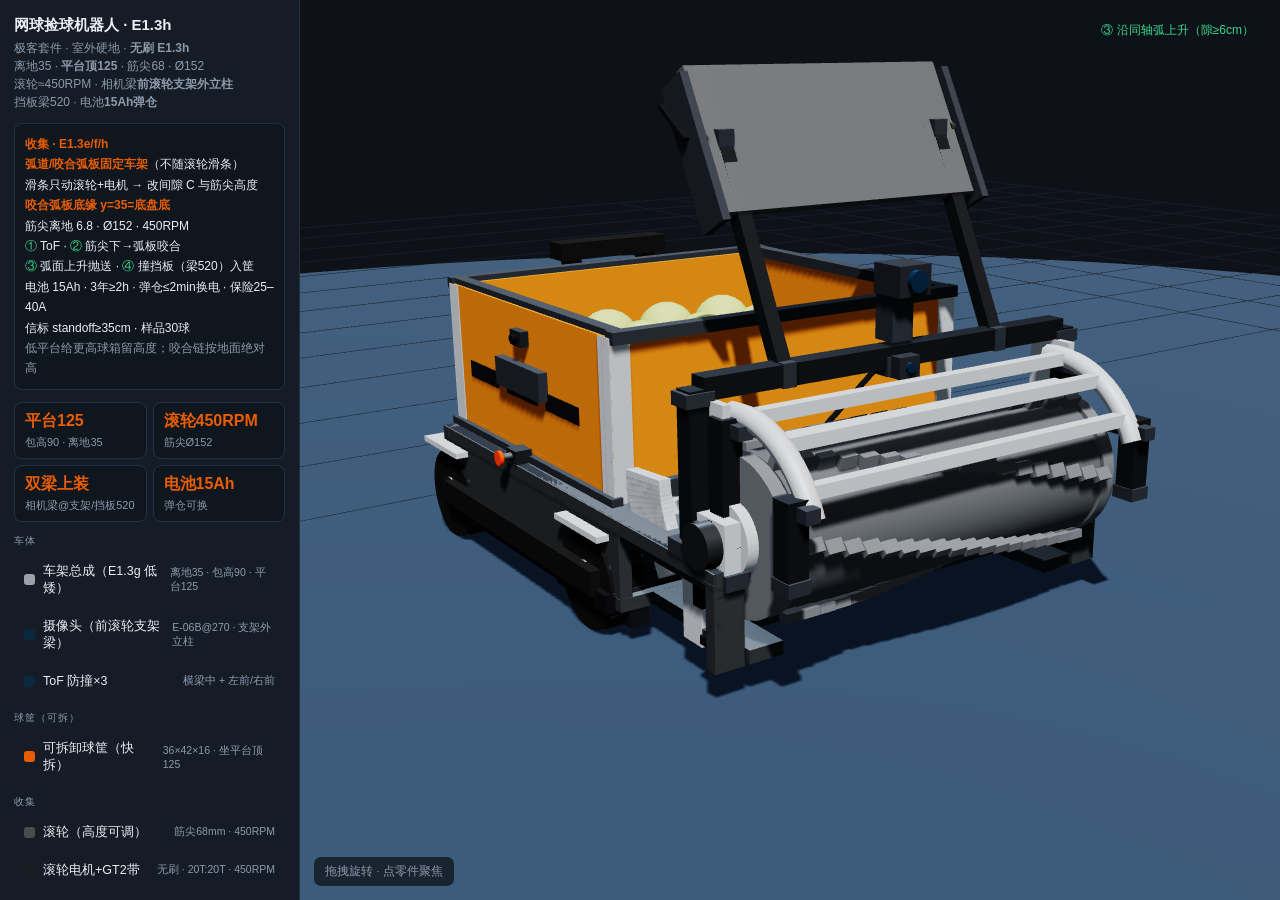
<file: index.html>
<!DOCTYPE html>
<html lang="zh-CN">
<head>
<meta charset="UTF-8" />
<meta name="viewport" content="width=device-width, initial-scale=1" />
<title>网球捡球机器人 · 工程化 E1.3g</title>
<style>
  :root{
    --bg:#0e1218; --panel:#161c26; --ink:#e8eef4; --muted:#8b9aab;
    --accent:#e85d04; --line:#273040; --ok:#3dd68c;
  }
  *{box-sizing:border-box;margin:0;padding:0}
  html,body{height:100%}
  body{
    font-family:-apple-system,"PingFang SC","Microsoft YaHei",sans-serif;
    background:var(--bg); color:var(--ink);
    display:grid; grid-template-columns:300px 1fr; overflow:hidden;
  }
  aside{
    background:var(--panel); border-right:1px solid var(--line);
    padding:16px 14px; overflow-y:auto;
  }
  h1{font-size:15px;font-weight:600;margin-bottom:4px}
  .sub{font-size:12px;color:var(--muted);margin-bottom:12px;line-height:1.5}
  .note{
    background:#10161e;border:1px solid var(--line);border-radius:8px;
    padding:10px;margin-bottom:12px;font-size:12px;line-height:1.7;
  }
  .note b{color:var(--accent)}
  .note .ok{color:var(--ok)}
  .stat{display:grid;grid-template-columns:1fr 1fr;gap:6px;margin-bottom:12px}
  .stat div{background:#10161e;border:1px solid var(--line);border-radius:8px;padding:8px 10px}
  .stat b{display:block;font-size:16px;color:var(--accent)}
  .stat span{font-size:11px;color:var(--muted)}
  .gt{font-size:10px;letter-spacing:.1em;text-transform:uppercase;color:var(--muted);margin:12px 0 6px}
  .pb{
    display:flex;align-items:center;gap:8px;width:100%;
    padding:8px 9px;margin-bottom:3px;
    border:1px solid transparent;border-radius:8px;
    background:transparent;color:var(--ink);font-size:12.5px;cursor:pointer;text-align:left;
  }
  .pb:hover{background:#1c2532}.pb.on{background:#1c2532;border-color:var(--accent)}
  .sw{width:11px;height:11px;border-radius:3px;flex-shrink:0}
  .dm{font-size:10.5px;color:var(--muted);margin-left:auto}
  .acts{display:flex;flex-wrap:wrap;gap:6px;margin-top:12px}
  .act{
    padding:7px 10px;border-radius:6px;border:1px solid var(--line);
    background:#10161e;color:var(--ink);font-size:12px;cursor:pointer;
  }
  .act:hover{border-color:var(--accent);color:var(--accent)}
  .act.on{background:var(--accent);border-color:var(--accent);color:#fff}
  main{position:relative;min-width:0;min-height:0}
  #w{width:100%;height:100%}
  canvas{display:block;width:100%!important;height:100%!important}
  .hud{
    position:absolute;left:14px;bottom:14px;font-size:11.5px;color:var(--muted);
    background:rgba(14,18,24,.75);padding:7px 11px;border-radius:7px;pointer-events:none;
  }
  .phase{
    position:absolute;right:14px;top:14px;font-size:12px;color:var(--ok);
    background:rgba(14,18,24,.75);padding:8px 12px;border-radius:7px;
    min-width:160px;pointer-events:none;
  }
  @media(max-width:760px){
    body{grid-template-columns:1fr;grid-template-rows:1fr 190px}
    aside{order:2;border-right:none;border-top:1px solid var(--line)}
  }
</style>
</head>
<body>
<aside>
  <h1>网球捡球机器人 · E1.3h</h1>
  <p class="sub">极客套件 · 室外硬地 · <b>无刷 E1.3h</b><br/>离地35 · <b>平台顶125</b> · 筋尖68 · Ø152<br/>滚轮≈450RPM · 相机梁<b>前滚轮支架外立柱</b><br/>挡板梁520 · 电池<b>15Ah弹仓</b></p>

  <div class="note">
    <b>收集 · E1.3e/f/h</b><br/>
    <b>弧道/咬合弧板固定车架</b>（不随滚轮滑条）<br/>
    滑条只动滚轮+电机 → 改间隙 C 与筋尖高度<br/>
    <b>咬合弧板底缘 y=35=底盘底</b><br/>
    筋尖离地 6.8 · Ø152 · 450RPM<br/>
    <span class="ok">①</span> ToF · <span class="ok">②</span> 筋尖下→弧板咬合<br/>
    <span class="ok">③</span> 弧面上升抛送 · <span class="ok">④</span> 撞挡板（梁520）入筐<br/>
    电池 15Ah · 3年≥2h · 弹仓≤2min换电 · 保险25–40A<br/>
    信标 standoff≥35cm · 样品30球<br/>
    <span style="color:var(--muted)">低平台给更高球箱留高度；咬合链按地面绝对高</span>
  </div>

  <div class="stat">
    <div><b>平台125</b><span>包高90 · 离地35</span></div>
    <div><b>滚轮450RPM</b><span>筋尖Ø152</span></div>
    <div><b>双梁上装</b><span>相机梁@支架/挡板520</span></div>
    <div><b>电池15Ah</b><span>弹仓可换</span></div>
  </div>

  <div class="gt">车体</div><div id="g-body"></div>
  <div class="gt">球筐（可拆）</div><div id="g-basket"></div>
  <div class="gt">收集</div><div id="g-collect"></div>
  <div class="gt">行走 / 电控</div><div id="g-drive"></div>

  <div class="acts">
    <button class="act on" id="b-anim">暂停动画</button>
    <button class="act" id="b-basket">取下球筐</button>
    <button class="act" id="b-wi">线框</button>
    <button class="act on" id="b-gr">地面</button>
    <button class="act" id="b-reset">复位视角</button>
  </div>
  <div class="gt" style="margin-top:10px">滚轮位置微调</div>
  <div style="font-size:11px;color:var(--muted);margin-bottom:4px">前后 X</div>
  <div style="display:flex;align-items:center;gap:8px;margin-bottom:8px">
    <input id="roll-slider" type="range" min="0.21" max="0.27" step="0.005"
      value="0.24" style="flex:1">
    <span id="roll-val" style="font-size:11px;color:var(--muted);min-width:42px">0.24</span>
  </div>
  <div style="font-size:11px;color:var(--muted);margin-bottom:4px">筋尖离地 Z（默认68mm）</div>
  <div style="display:flex;align-items:center;gap:8px;margin-bottom:8px">
    <input id="rollz-slider" type="range" min="0.062" max="0.092" step="0.001"
      value="0.068" style="flex:1">
    <span id="rollz-val" style="font-size:11px;color:var(--muted);min-width:42px">68mm</span>
  </div>
  <div style="font-size:11px;color:var(--muted);margin-bottom:4px">滚轮转速（名义450）</div>
  <div style="display:flex;align-items:center;gap:8px;margin-bottom:8px">
    <input id="rpm-slider" type="range" min="400" max="520" step="10"
      value="450" style="flex:1">
    <span id="rpm-val" style="font-size:11px;color:var(--muted);min-width:42px">450RPM</span>
  </div>
  <div style="font-size:11px;color:var(--muted);margin-bottom:4px">挡板角度（绕固定螺丝）</div>
  <div style="display:flex;align-items:center;gap:8px">
    <input id="def-slider" type="range" min="-18" max="18" step="1"
      value="0" style="flex:1">
    <span id="def-val" style="font-size:11px;color:var(--muted);min-width:42px">0°</span>
  </div>
  <p style="font-size:11px;color:var(--muted);margin-top:8px;line-height:1.5">
    收集：筋尖进料让位 + 弧板处咬合 + 高速抛入筐。<b>弧道/弧板固定车架，滑条只动滚轮</b>。
  </p>
</aside>

<main>
  <div id="w"></div>
  <div class="hud">拖拽旋转 · 点零件聚焦</div>
  <div class="phase" id="phase">滚轮转动中…</div>
</main>

<!-- 经典脚本：资源管理器 file:// 双击可打开（ES module/importmap 在 file 下会被拦） -->
<script src="./vendor/three.min.js"></script>
<script src="./vendor/OrbitControls.js"></script>
<script>
/* 坐标：X前 / Y上 / Z左右
   圆柱默认轴Y；rx=π/2 → 轴沿Z（左右）
   THREE / THREE.OrbitControls 由上方 UMD 脚本注入全局 */

const wrap = document.getElementById('w');
const renderer = new THREE.WebGLRenderer({ antialias: true });
renderer.setPixelRatio(Math.min(window.devicePixelRatio || 1, 2));
renderer.setSize(wrap.clientWidth, wrap.clientHeight);
renderer.shadowMap.enabled = true;
renderer.shadowMap.type = THREE.PCFSoftShadowMap;
renderer.toneMapping = THREE.ACESFilmicToneMapping;
wrap.appendChild(renderer.domElement);

const scene = new THREE.Scene();
scene.background = new THREE.Color(0x0e1218);
scene.fog = new THREE.Fog(0x0e1218, 3.5, 12);

const camera = new THREE.PerspectiveCamera(36, wrap.clientWidth/wrap.clientHeight, 0.01, 60);
const homePos = new THREE.Vector3(1.20, 0.60, 0.85);
camera.position.copy(homePos);

const ctrl = new THREE.OrbitControls(camera, renderer.domElement);
ctrl.enableDamping = true;
ctrl.target.set(0, 0.16, 0);
ctrl.maxPolarAngle = Math.PI * 0.48;
ctrl.minDistance = 0.4;
ctrl.maxDistance = 4;

scene.add(new THREE.AmbientLight(0xa8b8c8, 0.45));
const key = new THREE.DirectionalLight(0xffffff, 1.75);
key.position.set(2.2, 3.2, 1.4);
key.castShadow = true;
key.shadow.mapSize.set(2048, 2048);
const sc = key.shadow.camera;
sc.left = -1.4; sc.right = 1.4; sc.top = 1.4; sc.bottom = -1.4;
scene.add(key);
scene.add(new THREE.DirectionalLight(0x88aacc, 0.4).translateX(-2).translateY(1.3).translateZ(-1));
const rim = new THREE.DirectionalLight(0xffaa66, 0.3);
rim.position.set(0, 0.5, -2);
scene.add(rim);

const grid = new THREE.GridHelper(6, 28, 0x273040, 0x161c26);
scene.add(grid);
const ground = new THREE.Mesh(
  new THREE.CircleGeometry(2.2, 64),
  new THREE.MeshStandardMaterial({ color: 0x152232, roughness: 0.9 })
);
ground.rotation.x = -Math.PI / 2;
ground.receiveShadow = true;
scene.add(ground);

const lineMat = new THREE.MeshStandardMaterial({ color: 0xcfd6de, roughness: 0.55 });
function courtLine(w, d, x, z) {
  const m = new THREE.Mesh(new THREE.BoxGeometry(w, 0.004, d), lineMat);
  m.position.set(x, 0.002, z);
  scene.add(m);
}
courtLine(2.4, 0.05, 0, 0.9);
courtLine(0.05, 2.4, 0.9, 0);

const MAT = {
  // 工程化材质
  extrusion: new THREE.MeshStandardMaterial({ color: 0x2b2e33, metalness: 0.72, roughness: 0.38 }), // 2020 阳极黑
  plate:     new THREE.MeshStandardMaterial({ color: 0x9aa1a8, metalness: 0.82, roughness: 0.32 }), // 2mm 铝板
  shell:     new THREE.MeshStandardMaterial({ color: 0xd2d4d8, metalness: 0.08, roughness: 0.40 }),
  box:       new THREE.MeshStandardMaterial({ color: 0xe85d04, metalness: 0.05, roughness: 0.38 }),
  dark:      new THREE.MeshStandardMaterial({ color: 0x1a1c20, metalness: 0.2,  roughness: 0.45 }),
  rollCore:  new THREE.MeshStandardMaterial({ color: 0x6a7078, metalness: 0.75, roughness: 0.30 }), // 铝管芯
  roll:      new THREE.MeshStandardMaterial({ color: 0x3a3c40, metalness: 0.05, roughness: 0.88 }), // TPU 套
  fin:       new THREE.MeshStandardMaterial({ color: 0x4a4c50, metalness: 0.05, roughness: 0.82 }), // TPU 螺旋筋
  petg:      new THREE.MeshStandardMaterial({ color: 0xc8ccd2, metalness: 0.12, roughness: 0.48 }),
  rubber:    new THREE.MeshStandardMaterial({ color: 0x0a0a0a, metalness: 0,    roughness: 0.92 }),
  seal:      new THREE.MeshStandardMaterial({ color: 0x1a1a1a, metalness: 0,    roughness: 0.95 }),
  metal:     new THREE.MeshStandardMaterial({ color: 0x8a9098, metalness: 0.88, roughness: 0.28 }),
  bearing:   new THREE.MeshStandardMaterial({ color: 0xb0b6bc, metalness: 0.92, roughness: 0.22 }),
  hole:      new THREE.MeshStandardMaterial({ color: 0x08080a, metalness: 0,    roughness: 0.88 }),
  mesh:      new THREE.MeshStandardMaterial({ color: 0x8c9094, metalness: 0.65, roughness: 0.35 }),
  def:       new THREE.MeshStandardMaterial({ color: 0xc4cad2, metalness: 0.75, roughness: 0.30 }),
  ball:      new THREE.MeshStandardMaterial({ color: 0xb8d84a, metalness: 0,    roughness: 0.62 }),
  ballHot:   new THREE.MeshStandardMaterial({
    color: 0xd4f06a, emissive: 0x557711, emissiveIntensity: 0.35, roughness: 0.55
  }),
  white:     new THREE.MeshStandardMaterial({ color: 0xe6e6e6, metalness: 0,    roughness: 0.4 }),
  glass:     new THREE.MeshStandardMaterial({ color: 0x0c2840, metalness: 0.4,  roughness: 0.08 }),
  led:       new THREE.MeshStandardMaterial({
    color: 0x22d866, emissive: 0x11aa44, emissiveIntensity: 0.75, roughness: 0.25
  }),
  estop:     new THREE.MeshStandardMaterial({
    color: 0xcc2200, emissive: 0x440000, emissiveIntensity: 0.25, roughness: 0.45
  }),
  frame:     new THREE.MeshStandardMaterial({ color: 0x2a2e34, metalness: 0.4, roughness: 0.42 }),
};

// ── 尺寸（E1.3g 低矮底盘）──
// 离地 35 mm 不变；底盘包高 90 mm → 平台顶 y=125 mm（原 170）
// 电池 15Ah 扁平弹仓；滚轮/弧板/挡板梁按地面绝对高度，不随平台降低而改咬合链
const D = {
  // 车体：E1.3g 低矮平台，包高 90mm（35→125）
  bodyX0: -0.30, bodyL: 0.56, bodyW: 0.46, bodyH: 0.090,
  bodyZ: 0.035,
  get bodyTop() { return this.bodyZ + this.bodyH; },  // 0.125 E1.3g
  get bodyCx() { return this.bodyX0 + this.bodyL / 2; },
  get bodyFront() { return this.bodyX0 + this.bodyL; }, // 0.26

  mouthW: 0.40, mouthH: 0.12, mouthZ: 0.055,

  // 滚轮：筋尖 Ø152，筋尖离地默认 68，轴心 y=144（相对地面，与平台高度解耦）
  rollD: 0.14, rollL: 0.36, rollX: 0.24,
  rollBottom: 0.068,
  rollBottomMin: 0.062,
  rollBottomMax: 0.092,
  rollWorkD: 0.152,
  get rollZ() { return this.rollBottom + this.rollWorkD / 2; },
  beamY: 0.27,                 // 摄像头梁（绝对高度，相对地面）
  beamX: 0.21,                 // 相机梁 x：前滚轮支架平面（车架固定）
  camPostZ: 0.215,             // 前滚轮固定支架外侧立柱 |z|（> rollL/2=0.18，避开滚轮包络）
  deflectorBeamY: 0.52,        // 挡板梁
  finN: 8, finH: 0.012,

  // 弧道 / 咬合弧板
  guideGap: 0.065,
  get guideR() { return this.rollD / 2 + this.guideGap; },
  bitePlateY0: 0.035,          // 底缘=底盘底
  bitePlateY1: 0.120,
  bitePlateX: 0.185,
  bitePlateW: 0.40,
  guideA0: 3.70,
  guideA1: 3.20,
  guideChW: 0.40,
  guideWallH: 0.060,

  shroudR: 0.105,
  shroudSpan: Math.PI * 0.42,
  shroudStart: 0.40,

  deflectorX0: 0.150,
  deflectorY0: 0.400,
  deflectorX1: 0.085,
  deflectorY1: 0.520,
  deflectorT: 0.012,

  topSlotX0: 0.05, topSlotX1: 0.19, topSlotW: 0.30,
  botSlotX0: 0.10, botSlotX1: 0.28, botSlotW: 0.34,

  beamX: 0.21,

  // 可拆卸球筐：坐在平台顶（E1.3g=0.125）
  basketX0: -0.30, basketL: 0.36, basketW: 0.42,
  basketH: 0.16,
  get basketZ0() { return this.bodyTop; },
  get basketTop() { return this.basketZ0 + this.basketH; },
  get basketCx() { return this.basketX0 + this.basketL / 2; },
  get basketFront() { return this.basketX0 + this.basketL; },

  get floorZ() { return this.bodyTop; },
  doorH: 0.20,

  wr: 0.050, ww: 0.038, wy: 0.215,
  wxFront: 0.040,
  wxRear: -0.280,
  mh: 0.045,
};

const BR = 0.0335; // 球半径

const robot = new THREE.Group();
scene.add(robot);

const parts = {};
const meta = [];
const G = {
  body: document.getElementById('g-body'),
  basket: document.getElementById('g-basket'),
  collect: document.getElementById('g-collect'),
  drive: document.getElementById('g-drive'),
};

function box(w, h, d, mat, x, y, z, rx, ry, rz) {
  const m = new THREE.Mesh(new THREE.BoxGeometry(w, h, d), mat);
  m.position.set(x||0, y||0, z||0);
  m.rotation.set(rx||0, ry||0, rz||0);
  m.castShadow = m.receiveShadow = true;
  return m;
}
function cyl(r, h, mat, x, y, z, rx, ry, rz, seg) {
  const m = new THREE.Mesh(new THREE.CylinderGeometry(r, r, h, seg||48), mat);
  m.position.set(x||0, y||0, z||0);
  m.rotation.set(rx||0, ry||0, rz||0);
  m.castShadow = m.receiveShadow = true;
  return m;
}
function ballMesh(r, mat, x, y, z) {
  const m = new THREE.Mesh(new THREE.SphereGeometry(r, 20, 12), mat);
  m.position.set(x, y, z);
  m.castShadow = m.receiveShadow = true;
  return m;
}
function reg(key, g, o) {
  parts[key] = g;
  g.userData.key = key;
  g.userData.base = g.position.clone();
  robot.add(g);
  meta.push({ key, ...o });
}

/* ══════════════════════════════════════
   1. 车体：矮平台（工程化）
   骨架：2020 铝型材；底/围板：2mm 铝板
   硬约束：球道必须贯通
     - 顶板在滚轮后侧留【上升通道】开口，不能封死
     - 底板在滚轮下方留【进料】开口，不能有横梁挡球
   ══════════════════════════════════════ */
{
  const g = new THREE.Group();
  const t = 0.013;
  const bz = D.bodyZ + D.bodyH / 2;

  // ── 顶板（铝板 + 型材加强边）──
  // 后段：筐坐的整块（x: 后端 → 筐前壁）
  const topRearL = D.basketFront - D.bodyX0; // 0.36
  g.add(box(topRearL, t, D.bodyW, MAT.plate,
    D.bodyX0 + topRearL / 2, D.bodyTop - t/2, 0));
  // 前段：两侧导轨，中间【上升通道】开口
  const topFrontL = D.bodyFront - D.basketFront; // 0.20
  const topSideW = (D.bodyW - D.topSlotW) / 2;   // 0.08
  for (const s of [1, -1]) {
    g.add(box(topFrontL, t, topSideW, MAT.plate,
      D.basketFront + topFrontL / 2, D.bodyTop - t/2,
      s * (D.topSlotW / 2 + topSideW / 2)));
  }
  // 2020 型材纵梁（顶沿，示意截面）
  for (const s of [1, -1]) {
    g.add(box(D.bodyL, 0.020, 0.020, MAT.extrusion,
      D.bodyCx, D.bodyTop - 0.010, s * (D.bodyW/2 - 0.012)));
  }

  // ── 底板 ──
  // 后段：包住电池/电控（x: 后端 → 进料口后沿）
  const botRearL = D.botSlotX0 - D.bodyX0; // 0.40
  g.add(box(botRearL, t, D.bodyW, MAT.plate,
    D.bodyX0 + botRearL / 2, D.bodyZ + t/2, 0));
  // 前段：两侧导轨，中间【进料】开口（滚轮下方必须空）
  // 侧轨收到轮内侧，给前轮转向留空间；轮处开拱形让位
  const botFrontL = D.bodyFront - D.botSlotX0;
  const botSideW = 0.035; // 原 0.06，收到 |z|≤0.20 内侧
  const botSlotHalf = D.bodyW / 2 - botSideW;
  for (const s of [1, -1]) {
    g.add(box(botFrontL, t, botSideW, MAT.plate,
      D.botSlotX0 + botFrontL / 2, D.bodyZ + t/2,
      s * (botSlotHalf - botSideW / 2)));
  }
  // 前轮拱让位（转向扫掠区）
  for (const s of [1, -1]) {
    g.add(box(0.10, t + 0.006, 0.09, MAT.hole,
      D.wxFront, D.bodyZ + t / 2, s * (D.wy - 0.02)));
  }
  // 后驱电机中置让位孔（单电机通轴）
  g.add(box(0.055, t + 0.004, 0.055, MAT.hole,
    D.wxRear, D.bodyZ + t / 2, 0));
  // 底部纵梁 2020
  for (const s of [1, -1]) {
    g.add(box(botRearL, 0.020, 0.020, MAT.extrusion,
      D.bodyX0 + botRearL / 2, D.bodyZ - 0.008, s * (D.bodyW/2 - 0.020)));
  }

  // ── 侧壁：只包住【后段功能舱】（电池/电控/筐下）
  // 滚轮进料区不做整段侧裙——从前看会像两根腿，且挡进料视线
  // 轴承/电机改用局部支架（见 roller / rollDrive）
  const skirtRear = 0.10 - D.bodyX0; // 到 x=0.10，避开滚轮区
  for (const s of [1, -1]) {
    g.add(box(skirtRear, D.bodyH, t, MAT.plate,
      D.bodyX0 + skirtRear / 2, bz, s * (D.bodyW/2 - t/2)));
  }
  // 后壁
  g.add(box(t, D.bodyH, D.bodyW, MAT.plate, D.bodyX0 + t/2, bz, 0));

  // 前脸：只做口上方盖板 + 口侧短挂板
  // 硬约束：口两侧不得做成通到地面的竖板（会像两条前腿）
  // 进料口从地到口顶保持全开，球直接滚入
  const mouthTop = D.mouthZ + D.mouthH / 2; // 0.12
  const upH = D.bodyTop - mouthTop - 0.004;
  if (upH > 0.01) {
    g.add(box(t, upH, D.bodyW, MAT.plate,
      D.bodyFront - t/2, mouthTop + upH/2 + 0.004, 0));
  }
  // 口侧挂板：只从平台底(0.06)到口顶(0.12)，悬空，不触地
  const sideW2 = (D.bodyW - D.mouthW) / 2;
  const cheekH = mouthTop - D.bodyZ; // 0.06
  for (const s of [1, -1]) {
    g.add(box(t, cheekH, sideW2, MAT.plate,
      D.bodyFront - t/2, D.bodyZ + cheekH/2, s * (D.mouthW/2 + sideW2/2)));
  }
  // 不做落地竖板、不做口下横梁——前部无腿，进料全开

  // 防撞条 / 灯 —— 只贴后段侧壁，不伸到滚轮前
  for (const s of [1, -1]) {
    g.add(box(skirtRear * 0.85, 0.025, 0.018, MAT.rubber,
      D.bodyX0 + skirtRear * 0.5, D.bodyZ + 0.022, s * (D.bodyW/2 + 0.006)));
  }
  g.add(box(0.06, 0.008, 0.018, MAT.led,
    D.bodyFront - 0.02, D.bodyTop - 0.012, 0));

  // 筐定位轨（2020 槽 + 密封条）
  g.add(box(D.basketL + 0.01, 0.008, 0.012, MAT.frame,
    D.basketCx, D.bodyTop + 0.004, D.basketW/2));
  g.add(box(D.basketL + 0.01, 0.008, 0.012, MAT.frame,
    D.basketCx, D.bodyTop + 0.004, -D.basketW/2));
  g.add(box(0.012, 0.008, D.basketW + 0.01, MAT.frame,
    D.basketX0, D.bodyTop + 0.004, 0));
  // EPDM 密封条
  for (const s of [1, -1]) {
    g.add(box(D.basketL, 0.004, 0.006, MAT.seal,
      D.basketCx, D.bodyTop + 0.010, s * (D.basketW/2 - 0.004)));
  }

  // 弹簧插销座（左右，快拆筐）
  for (const s of [1, -1]) {
    g.add(box(0.022, 0.014, 0.018, MAT.metal,
      D.basketCx, D.bodyTop + 0.008, s * (D.basketW/2 + 0.012)));
    g.add(cyl(0.004, 0.020, MAT.metal,
      D.basketCx, D.bodyTop + 0.008, s * (D.basketW/2 + 0.022), Math.PI/2, 0, 0, 12));
    // 拉环
    g.add(cyl(0.008, 0.004, MAT.estop,
      D.basketCx, D.bodyTop + 0.008, s * (D.basketW/2 + 0.034), Math.PI/2, 0, 0, 16));
  }

  // 急停（后上角，串主回路）
  {
    const ex = D.bodyX0 + 0.04;
    g.add(box(0.028, 0.012, 0.028, MAT.dark, ex, D.bodyTop + 0.008, 0));
    g.add(cyl(0.012, 0.018, MAT.estop, ex, D.bodyTop + 0.022, 0, 0, 0, 0, 24));
    g.add(cyl(0.006, 0.010, MAT.metal, ex, D.bodyTop + 0.034, 0, 0, 0, 0, 16));
  }

  reg('body', g, {
    name: '车架总成（E1.3g 低矮）', color: '#9aa1a8', dims: '离地35 · 包高90 · 平台125',
    group: 'body',
    desc: 'E1.3g：离地 35mm 不变；底盘包高压到 90mm（平台顶 y=125，原 170）。电池仓加宽扁平，不靠加高塞 15Ah。2020+2mm 铝板；后驱让位孔；急停在后上角。'
  });
}

/* ══════════════════════════════════════
   2. 可拆卸球筐（工程化：2mm 板 + 排水孔 + 插销配合 + 提手）
   ══════════════════════════════════════ */
const basketGroup = new THREE.Group();
{
  const g = basketGroup;
  const t = 0.012;
  const bz = D.basketZ0;
  const cx = D.basketCx;
  const H = D.basketH;           // 四边同高

  // 筐底（带排水孔示意）
  g.add(box(D.basketL, t, D.basketW, MAT.box, cx, bz + t/2, 0));
  for (let ix = 0; ix < 5; ix++) {
    for (let iz = 0; iz < 4; iz++) {
      g.add(cyl(0.004, t + 0.002, MAT.hole,
        D.basketX0 + 0.05 + ix * 0.065, bz + t/2, -0.12 + iz * 0.08,
        0, 0, 0, 8));
    }
  }
  // 后壁
  g.add(box(t, H, D.basketW, MAT.box, D.basketX0 + t/2, bz + H/2, 0));
  // 左右侧壁 + 插销孔环 + 加强筋
  for (const s of [1, -1]) {
    g.add(box(D.basketL, H, t, MAT.box, cx, bz + H/2, s * (D.basketW/2 - t/2)));
    g.add(box(0.10, 0.03, 0.016, MAT.frame,
      cx, bz + H * 0.55, s * (D.basketW/2 + 0.002)));
    // 弹簧插销过孔座
    g.add(box(0.024, 0.016, 0.010, MAT.metal,
      cx, bz + H - 0.030, s * (D.basketW/2 + 0.004)));
    g.add(cyl(0.0045, 0.012, MAT.hole,
      cx, bz + H - 0.030, s * (D.basketW/2 + 0.008), Math.PI/2, 0, 0, 10));
    // 侧壁减重/观察长圆孔
    for (let i = 0; i < 3; i++) {
      g.add(box(0.07, 0.018, t + 0.002, MAT.hole,
        D.basketX0 + 0.08 + i * 0.09, bz + H * 0.45, s * (D.basketW/2 - t/2)));
    }
  }
  // 前壁（同高）
  g.add(box(t, H, D.basketW, MAT.box,
    D.basketX0 + D.basketL - t/2, bz + H/2, 0));
  // 顶沿
  g.add(box(D.basketL, 0.012, 0.014, MAT.frame, cx, bz + H, D.basketW/2 - 0.01));
  g.add(box(D.basketL, 0.012, 0.014, MAT.frame, cx, bz + H, -(D.basketW/2 - 0.01)));
  g.add(box(0.014, 0.012, D.basketW, MAT.frame, D.basketX0, bz + H, 0));
  g.add(box(0.014, 0.012, D.basketW, MAT.frame, D.basketFront, bz + H, 0));
  // 提手（埋 M4 螺母示意 + 橡胶握把）
  g.add(box(0.03, 0.02, 0.14, MAT.rubber, D.basketX0 - 0.02, bz + H + 0.02, 0));
  for (const s of [1, -1]) {
    g.add(box(0.018, 0.028, 0.018, MAT.frame,
      D.basketX0 - 0.02, bz + H + 0.008, s * 0.05));
  }
  // 角件保护
  for (const sx of [D.basketX0 + 0.01, D.basketFront - 0.01]) {
    for (const sz of [D.basketW/2 - 0.01, -(D.basketW/2 - 0.01)]) {
      g.add(box(0.022, H, 0.022, MAT.petg, sx, bz + H/2, sz));
    }
  }

  // 筐内示意球
  const br = 0.0335;
  const fy = bz + t + br;
  for (let ix = 0; ix < 4; ix++)
    for (let iz = 0; iz < 4; iz++)
      g.add(ballMesh(br, MAT.ball,
        D.basketX0 + 0.08 + ix * 0.075, fy, -0.11 + iz * 0.075));
  for (let ix = 0; ix < 3; ix++)
    for (let iz = 0; iz < 3; iz++)
      g.add(ballMesh(br, MAT.ball,
        D.basketX0 + 0.12 + ix * 0.075, fy + 0.055, -0.07 + iz * 0.075));

  reg('basket', g, {
    name: '可拆卸球筐（快拆）', color: '#e85d04', dims: '36×42×16 · 坐平台顶125',
    group: 'basket',
    desc: '坐在 E1.3g 平台顶 y=125（原170）。2mm 板+排水孔+弹簧插销快拆；实用 25–35 球（标称30）。低平台为更高筐/容量版留高度。'
  });
}

/* ══════════════════════════════════════
   1.5 frontUnit：【仅】滚轮滑架（滚轮+电机），X/Y 滑条联动
   弧道/咬合弧板挂在 robot（车架），不在此组
   ══════════════════════════════════════ */
const BASE_ROLL_X = 0.24;
const frontUnit = new THREE.Group();
robot.add(frontUnit);

// 当前滚轮姿态（世界系轴）
const rollAdj = { bottom: D.rollBottom };
function rollAxisX() { return D.rollX; }
function rollAxisY() { return rollAdj.bottom + (D.rollWorkD || 0.152) / 2; }
function rollBottomY() { return rollAdj.bottom; }
function applyFrontUnitOffset() {
  frontUnit.position.x = D.rollX;
  frontUnit.position.y = rollAdj.bottom - D.rollBottom;
}
applyFrontUnitOffset();

// 挡板铰链（chassisTop 内创建后写入）
let deflectorRef = null;

/* ══════════════════════════════════════
   2. 滚轮（工程化）：挂 frontUnit，本地 x=0
   铝管芯 + TPU 95A 螺旋筋套 + 608 轴承 + 精磨轴
   ══════════════════════════════════════ */
const rollerGroup = new THREE.Group();
const rollerPivot = new THREE.Group();
{
  const g = rollerGroup;
  rollerPivot.position.set(0, D.rollZ, 0); // 本地
  g.add(rollerPivot);

  // 铝管芯 Ø120（= TPU 内孔，E1.3）
  rollerPivot.add(cyl(D.rollD / 2 - 0.010, D.rollL, MAT.rollCore,
    0, 0, 0, Math.PI / 2, 0, 0, 48));
  // TPU 外套
  rollerPivot.add(cyl(D.rollD / 2, D.rollL - 0.008, MAT.roll,
    0, 0, 0, Math.PI / 2, 0, 0, 64));
  // 精磨轴 Ø8
  rollerPivot.add(cyl(0.004, D.rollL + 0.06, MAT.metal,
    0, 0, 0, Math.PI / 2, 0, 0, 16));

  // TPU 螺旋筋（替代方块鳍片）：沿轴向多段错角
  const ribN = 6;          // 螺旋头数（视觉）
  const slices = 18;       // 轴向切片
  for (let si = 0; si < slices; si++) {
    const z = -D.rollL / 2 + (si + 0.5) * (D.rollL / slices);
    for (let ri = 0; ri < ribN; ri++) {
      const ang = (ri * 2 * Math.PI / ribN) + (si / slices) * 1.15; // 螺旋推进
      const r = D.rollD / 2 + D.finH / 2;
      rollerPivot.add(box(0.008, D.finH, D.rollL / slices * 0.85, MAT.fin,
        r * Math.cos(ang), r * Math.sin(ang), z, 0, 0, -ang + Math.PI / 2));
    }
  }

  // 端盖 + 608 轴承 + 防尘
  for (const s of [1, -1]) {
    g.add(cyl(D.rollD / 2 + 0.002, 0.014, MAT.fin,
      0, D.rollZ, s * (D.rollL / 2 + 0.006), Math.PI / 2, 0, 0, 48));
    // 端盖
    g.add(cyl(0.032, 0.012, MAT.petg,
      0, D.rollZ, s * (D.rollL / 2 + 0.018), Math.PI / 2, 0, 0, 32));
    // 608 轴承外露环
    g.add(cyl(0.014, 0.008, MAT.bearing,
      0, D.rollZ, s * (D.rollL / 2 + 0.026), Math.PI / 2, 0, 0, 24));
  }
  g.add(cyl(0.020, 0.030, MAT.metal, 0, D.rollZ, D.rollL / 2 + 0.040, Math.PI / 2, 0, 0));

  // 轴承座（法兰）+ 立柱 + 纵横双调节滑槽
  const bearingZ = D.bodyW / 2 - 0.032;
  for (const s of [1, -1]) {
    g.add(cyl(0.022, 0.020, MAT.bearing, 0, D.rollZ, s * bearingZ, Math.PI / 2, 0, 0, 32));
    // 法兰轴承座
    g.add(box(0.044, 0.044, 0.016, MAT.petg, 0, D.rollZ, s * (bearingZ + 0.014)));
    g.add(cyl(0.014, 0.006, MAT.bearing, 0, D.rollZ, s * (bearingZ + 0.024), Math.PI / 2, 0, 0, 24));
    // 上下立柱 → 2020 滑轨（高度可调：竖槽）
    const upH = D.bodyTop - D.rollZ - 0.02;
    g.add(box(0.018, upH, 0.018, MAT.extrusion, 0, D.rollZ + 0.02 + upH / 2, s * (bearingZ + 0.010)));
    // 竖向长圆孔（高度调节示意）
    g.add(box(0.006, Math.max(0.04, upH * 0.7), 0.004, MAT.hole,
      0, D.rollZ + 0.02 + upH / 2, s * (bearingZ + 0.020)));
    const dnH = D.rollZ - 0.02 - D.bodyZ;
    g.add(box(0.018, dnH, 0.018, MAT.extrusion, 0, D.rollZ - 0.02 - dnH / 2, s * (bearingZ + 0.010)));
    g.add(box(0.006, Math.max(0.03, dnH * 0.6), 0.004, MAT.hole,
      0, D.rollZ - 0.02 - dnH / 2, s * (bearingZ + 0.020)));
    // 滑轨块 + 横向长圆孔（前后 ±15mm）
    g.add(box(0.050, 0.014, 0.022, MAT.frame, 0, D.bodyTop - 0.01, s * (D.bodyW / 2 - 0.020)));
    g.add(box(0.036, 0.008, 0.006, MAT.hole, 0, D.bodyTop - 0.01, s * (D.bodyW / 2 - 0.008)));
    g.add(box(0.030, 0.014, 0.020, MAT.frame, 0, D.bodyZ + 0.02, s * (D.bodyW / 2 - 0.020)));
    g.add(box(0.022, 0.008, 0.006, MAT.hole, 0, D.bodyZ + 0.02, s * (D.bodyW / 2 - 0.008)));
    // 手拧星形螺母（上下 + 前后）
    g.add(cyl(0.010, 0.008, MAT.metal, 0, D.bodyTop + 0.004, s * (D.bodyW / 2 - 0.008), Math.PI/2, 0, 0, 6));
    g.add(cyl(0.009, 0.008, MAT.metal, 0, D.rollZ + 0.02 + upH * 0.55, s * (bearingZ + 0.022), Math.PI/2, 0, 0, 6));
  }

  // 护指条（距轮缘 ≥12mm）
  {
    const guardY = D.rollZ + D.rollD / 2 + 0.014;
    g.add(box(0.012, 0.010, D.rollL * 0.92, MAT.petg,
      0.02, guardY, 0));
  }

  g.userData.spinPivot = rollerPivot;
  reg('roller', g, {
    name: '滚轮（高度可调）', color: '#4a4c50', dims: '筋尖68mm · 450RPM',
    group: 'collect',
    desc: 'E1.3e：弧道/后挡固定车架；仅滚轮滑架 X/Z 可调（电机同架）。调节=改轮弧间隙C与筋尖高度→咬合力度。筋尖Ø152/68mm/轴心144；450RPM。示意槽勿当施工图。'
  });
  robot.remove(g);
  frontUnit.add(g);
}

/* ══════════════════════════════════════
   2c. 滚轮驱动：无刷减速 + GT2 20T:20T（内侧）
   ══════════════════════════════════════ */
{
  const g = new THREE.Group();
  const motorY = D.rollZ;
  const motorZ = 0.155;
  // frontUnit 本地：滚轮轴在 x=0（父级已含 D.rollX）
  const motorX = -0.02;

  // 无刷减速电机示意：定子筒 + 驱动仓 + 出轴
  g.add(cyl(0.024, 0.055, MAT.dark, motorX, motorY, motorZ, Math.PI / 2, 0, 0, 32));
  g.add(cyl(0.026, 0.022, MAT.frame, motorX, motorY, motorZ + 0.040, Math.PI / 2, 0, 0, 32));
  g.add(box(0.020, 0.016, 0.012, MAT.led, motorX + 0.010, motorY - 0.028, motorZ + 0.020));
  for (let i = 0; i < 4; i++) {
    const a = i * Math.PI / 2;
    g.add(cyl(0.002, 0.003, MAT.bearing,
      motorX + 0.018 * Math.cos(a), motorY + 0.018 * Math.sin(a),
      motorZ + 0.052, Math.PI / 2, 0, 0, 6));
  }
  g.add(cyl(0.006, 0.018, MAT.metal, motorX, motorY, motorZ + 0.068, Math.PI / 2, 0, 0, 12));
  // 安装耳
  for (const dy of [0.022, -0.022]) {
    g.add(box(0.014, 0.010, 0.030, MAT.frame, motorX, motorY + dy, motorZ - 0.020));
    g.add(cyl(0.0025, 0.012, MAT.hole,
      motorX, motorY + dy, motorZ - 0.020, Math.PI/2, 0, 0, 8));
  }
  // 支架
  g.add(box(0.048, 0.012, 0.040, MAT.frame, motorX, motorY - 0.036, motorZ - 0.010));
  g.add(box(0.014, 0.050, 0.016, MAT.extrusion,
    motorX - 0.010, (D.bodyTop + D.bodyZ) / 2, motorZ - 0.008));
  g.add(box(0.030, 0.014, 0.024, MAT.frame,
    motorX - 0.010, D.bodyTop - 0.01, motorZ - 0.008));
  g.add(box(0.030, 0.014, 0.024, MAT.frame,
    motorX - 0.010, D.bodyZ + 0.02, motorZ - 0.008));

  // GT2 带轮 20T:20T（1:1，名义 480 RPM → 表面 ≈3.5 m/s）
  const pulleyR1 = 0.014;
  const pulleyR2 = 0.014;
  const beltZ = motorZ - 0.012;
  g.add(cyl(pulleyR1, 0.012, MAT.metal, 0, D.rollZ, beltZ, Math.PI / 2, 0, 0, 20));
  g.add(cyl(pulleyR2, 0.012, MAT.metal, motorX, motorY, beltZ, Math.PI / 2, 0, 0, 20));
  g.add(cyl(pulleyR1 + 0.001, 0.008, MAT.rubber, 0, D.rollZ, beltZ, Math.PI / 2, 0, 0, 20));
  g.add(cyl(pulleyR2 + 0.001, 0.008, MAT.rubber, motorX, motorY, beltZ, Math.PI / 2, 0, 0, 20));
  // 张紧惰轮
  const midX = motorX / 2 + 0.004;
  const midY = D.rollZ - 0.018;
  g.add(cyl(0.008, 0.010, MAT.rubber, midX, midY, beltZ, Math.PI / 2, 0, 0, 16));
  g.add(box(0.012, 0.020, 0.008, MAT.frame, midX, midY + 0.010, beltZ));

  // 同步带
  const dx = motorX;
  const dy = motorY - D.rollZ;
  const beltLen = Math.hypot(dx, dy);
  const beltAng = Math.atan2(dy, dx);
  g.add(box(beltLen, 0.006, 0.004, MAT.rubber,
    motorX / 2, (D.rollZ + motorY) / 2 + (pulleyR1 + pulleyR2) / 2,
    beltZ, 0, 0, beltAng));
  g.add(box(beltLen, 0.006, 0.004, MAT.rubber,
    motorX / 2, (D.rollZ + motorY) / 2 - (pulleyR1 + pulleyR2) / 2,
    beltZ, 0, 0, beltAng));

  // 驱动线：波纹管示意 + 接插件
  const ecuLocalX = 0.02 - D.rollX;
  const wirePts = [
    new THREE.Vector3(motorX, motorY - 0.03, motorZ - 0.02),
    new THREE.Vector3(motorX - 0.08, motorY - 0.05, 0.14),
    new THREE.Vector3(ecuLocalX, D.bodyZ + 0.05, 0.12),
    new THREE.Vector3(ecuLocalX - 0.08, D.bodyZ + 0.05, 0.12),
  ];
  const wireGeo = new THREE.TubeGeometry(
    new THREE.CatmullRomCurve3(wirePts), 20, 0.0035, 6, false
  );
  g.add(new THREE.Mesh(wireGeo, MAT.hole));
  g.add(box(0.010, 0.006, 0.008, MAT.white, motorX - 0.03, motorY - 0.032, motorZ - 0.018));

  reg('rollDrive', g, {
    name: '滚轮电机+GT2带', color: '#1a1c20', dims: '无刷 · 20T:20T · 450RPM',
    group: 'collect',
    desc: '无刷 + GT2 20T:20T，名义450RPM（筋尖Ø152表面≈3.6m/s）。轮端≥5kg·cm。现场400–520RPM标定。'
  });
  frontUnit.add(g);
}

/* ══════════════════════════════════════
   2b. 上升段弧道 — E1.3e：车架固定，不随滚轮滑条
   ══════════════════════════════════════ */
{
  const g = new THREE.Group();
  // 车架/世界系：对齐默认滚轮位；【禁止】frontUnit.add(g)
  const AX = BASE_ROLL_X, AY = D.rollZ;
  const chW = D.guideChW;
  const wallH = D.guideWallH;
  const a0 = D.guideA0, a1 = D.guideA1;
  const surfAt = (a) => ({
    x: AX + D.guideR * Math.cos(a),
    y: AY + D.guideR * Math.sin(a),
  });

  // ── 弧道底面：4 段 PETG，内表面 UHMW ──
  const segs = 14;
  for (let i = 0; i < segs; i++) {
    const a = a0 + (a1 - a0) * (i + 0.5) / segs;
    const p = surfAt(a);
    const segLen = D.guideR * Math.abs(a1 - a0) / segs * 1.12;
    const tan = a + Math.PI / 2;
    // PETG 弧板
    g.add(box(segLen, 0.014, chW, MAT.petg, p.x, p.y, 0, 0, 0, tan));
    // UHMW 低摩擦贴面（朝轮侧内表面）
    g.add(box(segLen * 0.92, 0.003, chW - 0.01, MAT.white,
      p.x - 0.006 * Math.cos(a), p.y - 0.006 * Math.sin(a), 0, 0, 0, tan));
    // 侧壁
    for (const s of [1, -1]) {
      g.add(box(segLen, wallH, 0.012, MAT.petg,
        p.x, p.y + wallH / 2, s * (chW / 2), 0, 0, tan));
    }
  }
  // 分段对接螺钉示意
  for (let k = 1; k < 4; k++) {
    const a = a0 + (a1 - a0) * k / 4;
    const p = surfAt(a);
    for (const s of [1, -1]) {
      g.add(cyl(0.002, 0.004, MAT.bearing,
        p.x, p.y + 0.008, s * (chW / 2), Math.PI/2, 0, 0, 6));
    }
  }
  // 入口【不封】；出口短唇 + 刮板（防缠草，可拆）
  {
    const pB = surfAt(a1);
    g.add(box(0.010, 0.016, chW, MAT.frame,
      pB.x - 0.01, pB.y + 0.01, 0));
    // 入口刮板
    const pA = surfAt(a0);
    g.add(box(0.012, 0.006, chW * 0.9, MAT.white,
      pA.x + 0.008, pA.y - 0.004, 0, 0, 0, Math.atan2(
        Math.sin(a0), Math.cos(a0)
      )));
  }

  reg('guideArc', g, {
    name: '上升段弧道（车架固定）', color: '#c8ccd2', dims: '不随滚轮 · C可调咬合',
    group: 'collect',
    desc: 'E1.3e：AF-01 生根车架。【不随】滚轮滑条移动；滑条只动滚轮+电机 → 间隙 C 变化 → 咬合力度可调。'
  });
  // E1.3f 咬合弧板：车架固定，底缘 y=35=底盘底
  {
    const bp = new THREE.Group();
    const y0 = D.bitePlateY0, y1 = D.bitePlateY1;
    const h = y1 - y0, px = D.bitePlateX, pw = D.bitePlateW;
    bp.add(box(0.012, h, pw, MAT.plate, px, y0 + h / 2, 0));
    bp.add(box(0.020, 0.008, pw, MAT.frame, px - 0.004, y0 + 0.004, 0));
    bp.add(box(0.008, 0.016, pw * 0.96, MAT.petg, px - 0.010, y1 - 0.004, 0, 0, 0, -0.45));
    for (const s of [1, -1]) {
      bp.add(box(0.030, h, 0.010, MAT.petg, px + 0.008, y0 + h / 2, s * (pw / 2 + 0.005)));
      bp.add(box(0.014, 0.024, 0.014, MAT.extrusion, px + 0.020, y0 + 0.05, s * (pw / 2 + 0.005)));
    }
    reg('bitePlate', bp, {
      name: '咬合弧板/后挡（车架固定）', color: '#9aa1a8',
      dims: '底缘 y=35 · 不随滚轮',
      group: 'collect',
      desc: 'E1.3f：底缘 y=35=底盘底；车架固定。滚轮滑架移 XY 时本件不动，才能用间隙 C 调咬合。'
    });
  }
  // reg() 已挂 robot；禁止 robot.remove + frontUnit.add
  parts.guard = g;
}

// ── 车架上装：滚轮顶护板 + 横梁 + 60°挡板（全部挂 robot，不随滚轮滑条）──
{
  const g = new THREE.Group();
  const AX = BASE_ROLL_X, AY = D.rollZ; // 世界系，对齐默认滚轮位
  const beamH = D.beamY;
  const beamHalf = (D.bodyW - 0.06) / 2;

  // 顶护板：PETG 弧板绕轮轴，2020 立柱撑住
  const shroudGeo = new THREE.TorusGeometry(D.shroudR, 0.010, 8, 20, D.shroudSpan);
  for (const s of [1, -1]) {
    const holder = new THREE.Group();
    holder.position.set(AX, AY, s * (D.rollL / 2 + 0.006));
    holder.rotation.z = D.shroudStart;
    holder.add(new THREE.Mesh(shroudGeo, MAT.petg));
    g.add(holder);
  }
  for (let i = 0; i < 3; i++) {
    const a = D.shroudStart + D.shroudSpan * (i + 0.5) / 3;
    g.add(box(0.012, 0.012, D.rollL, MAT.petg,
      AX + D.shroudR * Math.cos(a), AY + D.shroudR * Math.sin(a), 0));
  }
  // 护板 → 平台顶侧导轨立柱（2020）
  for (const s of [1, -1]) {
    for (const a of [D.shroudStart + 0.2, D.shroudStart + D.shroudSpan - 0.1]) {
      const sx = AX + D.shroudR * Math.cos(a);
      const sy = AY + D.shroudR * Math.sin(a);
      const railZ = s * (D.bodyW / 2 - 0.030);
      const postH = Math.max(0.03, sy - D.bodyTop);
      g.add(box(0.020, postH, 0.020, MAT.extrusion,
        sx, D.bodyTop + postH / 2, railZ));
      g.add(box(0.024, 0.012, 0.022, MAT.frame, sx, D.bodyTop + 0.006, railZ));
      g.add(box(0.045, 0.012, 0.014, MAT.frame,
        sx, sy - 0.01, (railZ + s * (D.rollL / 2 + 0.01)) / 2));
    }
  }

  // ── E1.3h：摄像头梁 E-06B —— 生根在【前滚轮固定支架】外侧 ──
  // 硬约束：支架立柱 z 必须在滚轮宽度包络之外（|z| > rollL/2），禁止穿进滚轮内部
  // 支架属车架/前横梁侧固定件，不随滚轮滑架 X/Z 移动
  {
    const camZ = D.camPostZ || 0.215;
    const camX = D.beamX;
    // 横梁（相机 + 正中 ToF）
    g.add(box(0.020, 0.020, D.bodyW - 0.04, MAT.extrusion, camX, beamH, 0));
    for (const s of [1, -1]) {
      const z = s * camZ;
      // 外侧立柱：前滚轮固定支架
      const postH = Math.max(0.04, beamH - D.bodyTop);
      g.add(box(0.020, postH, 0.020, MAT.extrusion,
        camX, D.bodyTop + postH / 2, z));
      // 底座：生根平台/前支架底（车架）
      g.add(box(0.040, 0.014, 0.032, MAT.frame, camX, D.bodyTop + 0.006, z));
      g.add(box(0.024, 0.012, 0.028, MAT.frame, camX, beamH - 0.008, z));
      // 支架侧向连杆 → 车体侧梁（明确“前滚轮支架”而非滚轮本体）
      g.add(box(0.036, 0.012, 0.014, MAT.frame,
        camX + 0.01, D.bodyTop + 0.028, (z + s * (D.bodyW / 2 - 0.012)) / 2));
      // 滚轮外侧防护/支架板（在滚轮 z 包络之外）
      g.add(box(0.050, Math.max(0.03, beamH - D.bodyTop - 0.01), 0.008, MAT.petg,
        camX + 0.005, D.bodyTop + (beamH - D.bodyTop) / 2 - 0.005,
        s * (D.rollL / 2 + 0.022)));
    }
  }

  // 60°挡板：2 根固定杆（角度不变）+ 板绕固定螺丝旋转
  // 杆：横梁 → 板中心枢轴点；板：仅绕枢轴螺丝转
  const dx = D.deflectorX1 - D.deflectorX0;
  const dy = D.deflectorY1 - D.deflectorY0;
  const len = Math.hypot(dx, dy);
  const boardAng = Math.atan2(dy, dx);
  const midX = (D.deflectorX0 + D.deflectorX1) / 2;
  const midY = (D.deflectorY0 + D.deflectorY1) / 2;
  const defW = D.rollL * 0.80;
  const armLen = Math.hypot(midX - D.beamX, midY - beamH);
  const armAng = Math.atan2(midY - beamH, midX - D.beamX);

  // ── 固定杆（挂在车架，不随挡板角度转）──
  for (const s of [1, -1]) {
    const z = s * (defW / 2 - 0.02);
    // 横梁铰链座
    g.add(box(0.022, 0.022, 0.014, MAT.frame, D.beamX, beamH, z));
    g.add(cyl(0.007, 0.012, MAT.bearing, D.beamX, beamH, z, Math.PI / 2, 0, 0, 12));
    // 固定杆
    g.add(box(armLen, 0.014, 0.014, MAT.extrusion,
      (D.beamX + midX) / 2, (beamH + midY) / 2, z, 0, 0, armAng));
    // 杆端夹座（固定）
    g.add(box(0.020, 0.020, 0.016, MAT.frame, midX, midY, z));
    // 枢轴螺丝（贯穿挡板，杆不转、板绕此转）
    g.add(cyl(0.0055, 0.036, MAT.metal, midX, midY, z, Math.PI / 2, 0, 0, 12));
    g.add(cyl(0.008, 0.006, MAT.bearing, midX, midY, z + s * 0.020, Math.PI / 2, 0, 0, 6));
  }

  // ── 挡板本体：原点在枢轴（板中心），仅绕 Z 转 ──
  const deflectorPivot = new THREE.Group();
  deflectorPivot.position.set(midX, midY, 0);
  g.add(deflectorPivot);
  deflectorPivot.add(box(len, D.deflectorT, defW, MAT.def, 0, 0, 0, 0, 0, boardAng));
  deflectorPivot.add(box(len * 0.92, 0.004, defW * 0.9, MAT.rubber,
    -0.004 * Math.sin(boardAng), 0.004 * Math.cos(boardAng), 0, 0, 0, boardAng));
  for (const s of [1, -1]) {
    deflectorPivot.add(box(len, 0.036, 0.008, MAT.frame,
      0, -0.010, s * (defW / 2 + 0.006), 0, 0, boardAng));
    // 板上枢轴过孔环
    deflectorPivot.add(cyl(0.007, 0.010, MAT.bearing, 0, 0, s * (defW / 2 - 0.02),
      Math.PI / 2, 0, 0, 12));
    // 角度锁紧弧槽（板上，绕枢轴）
    deflectorPivot.add(box(0.048, 0.004, 0.008, MAT.hole,
      0.028 * Math.cos(boardAng + 0.5), 0.028 * Math.sin(boardAng + 0.5),
      s * (defW / 2 + 0.012), 0, 0, boardAng + 0.5));
  }

  deflectorRef = {
    pivot: deflectorPivot,
    midX, midY, boardAng, len,
  };

  reg('chassisTop', g, {
    name: '导流上装（板绕螺丝）', color: '#2b2e33', dims: '2杆固定 · 板±18°',
    group: 'collect',
    desc: '左右 2 根固定杆角度不变；挡板绕杆端固定螺丝旋转调反射角（±18°），弧槽锁紧。橡胶垫降噪。'
  });
}

// 滑条：【仅】滚轮滑架（滚轮+轴承+电机）前后/上下；弧道/咬合弧板固定车架
{
  const slider = document.getElementById('roll-slider');
  const valEl = document.getElementById('roll-val');
  function applyRollX(x) {
    D.rollX = x;
    applyFrontUnitOffset(); // 只动 frontUnit
    if (valEl) valEl.textContent = x.toFixed(3);
  }
  applyRollX(D.rollX);
  if (slider) {
    slider.value = String(D.rollX);
    slider.addEventListener('input', () => applyRollX(parseFloat(slider.value)));
  }

  const zSlider = document.getElementById('rollz-slider');
  const zVal = document.getElementById('rollz-val');
  function applyRollBottom(b) {
    rollAdj.bottom = b;
    applyFrontUnitOffset();
    if (zVal) zVal.textContent = Math.round(b * 1000) + 'mm';
  }
  applyRollBottom(D.rollBottom);
  if (zSlider) {
    zSlider.min = String(D.rollBottomMin);
    zSlider.max = String(D.rollBottomMax);
    zSlider.value = String(D.rollBottom);
    zSlider.addEventListener('input', () => applyRollBottom(parseFloat(zSlider.value)));
  }

  // 挡板铰链角度
  const defSlider = document.getElementById('def-slider');
  const defVal = document.getElementById('def-val');
  function applyDeflectorDeg(deg) {
    if (!deflectorRef) return;
    deflectorRef.pivot.rotation.z = deg * Math.PI / 180;
    if (defVal) defVal.textContent = deg + '°';
  }
  applyDeflectorDeg(0);
  if (defSlider) {
    defSlider.addEventListener('input', () => applyDeflectorDeg(parseFloat(defSlider.value)));
  }

  // 滚轮名义转速（E1.3 抛高标定，不改几何，仅记录）
  const rpmSlider = document.getElementById('rpm-slider');
  const rpmVal = document.getElementById('rpm-val');
  let rollerRpm = 480;
  function applyRollerRpm(n) {
    rollerRpm = n;
    if (rpmVal) rpmVal.textContent = n + 'RPM';
  }
  applyRollerRpm(450);
  if (rpmSlider) {
    rpmSlider.addEventListener('input', () => applyRollerRpm(parseInt(rpmSlider.value, 10)));
  }
}

// 摄像头：装在滚轮正上方横梁（车体固定，高度适中）
{
  const g = new THREE.Group();
  g.add(box(0.024, D.mh, 0.024, MAT.frame, D.beamX, D.beamY + 0.014 + D.mh/2, 0));
  g.add(box(0.036, 0.028, 0.036, MAT.dark, D.beamX + 0.010, D.beamY + 0.014 + D.mh + 0.012, 0));
  g.add(cyl(0.010, 0.012, MAT.glass,
    D.beamX + 0.028, D.beamY + 0.014 + D.mh + 0.012, 0, 0, 0, Math.PI/2));
  reg('camera', g, {
    name: '摄像头（前滚轮支架梁）', color: '#0c2840', dims: 'E-06B@270 · 支架外立柱',
    group: 'body',
    desc: 'UVC 夹在前滚轮固定支架横梁 E-06B；支架立柱 z=±215mm，在滚轮宽度之外，禁止固定在滚轮内部/滑架上。俯仰可调。'
  });
}

/* ══════════════════════════════════════
   3. 行走轮系（E1.2/E1.3）
   后轮：单无刷电机 + 通轴（两轮同速）
   前轮：中置单舵机 + 横拉杆转向（±30°）
   轮距 430mm（半宽 215mm）
   ══════════════════════════════════════ */
// 后驱：1×无刷减速 ≈350RPM 中置 + 通轴 + 左右轮
{
  const g = new THREE.Group();
  const wx = D.wxRear, wy = D.wy, wr = D.wr, ww = D.ww;

  // 通轴 Ø10
  g.add(cyl(0.005, 2 * wy + 0.02, MAT.metal, wx, wr, 0, Math.PI / 2, 0, 0, 16));

  // 轴承座 ×2（车架上）
  for (const s of [1, -1]) {
    const bz = s * 0.12;
    g.add(cyl(0.014, 0.028, MAT.bearing, wx, wr, bz, Math.PI / 2, 0, 0, 24));
    g.add(box(0.036, 0.036, 0.018, MAT.petg, wx, wr, bz + s * 0.018));
    g.add(box(0.030, 0.014, 0.030, MAT.frame, wx, wr - 0.022, bz));
    g.add(box(0.030, 0.014, 0.030, MAT.seal, wx, wr - 0.030, bz));
  }

  // 左右驱动轮
  for (const s of [1, -1]) {
    const z = s * wy;
    g.add(cyl(wr, ww, MAT.rubber, wx, wr, z, Math.PI / 2, 0, 0, 48));
    for (let i = 0; i < 12; i++) {
      const a = i * Math.PI / 6;
      g.add(box(0.006, 0.004, ww * 0.9, MAT.dark,
        wx + (wr - 0.002) * Math.cos(a), wr + (wr - 0.002) * Math.sin(a),
        z, 0, 0, a));
    }
    g.add(cyl(wr * 0.38, ww + 0.004, MAT.metal, wx, wr, z, Math.PI / 2, 0, 0));
    g.add(cyl(0.010, ww + 0.012, MAT.bearing, wx, wr, z, Math.PI / 2, 0, 0, 20));
    // 半罩
    g.add(box(wr * 1.8, 0.006, ww + 0.020, MAT.petg,
      wx, wr + wr + 0.006, z));
  }

  // 轴上带轮 20T（与电机 20T 同径，1:1）
  g.add(cyl(0.014, 0.014, MAT.metal, wx, wr, 0, Math.PI / 2, 0, 0, 20));

  // 中置减速电机（略抬高，经同步带驱动通轴）
  const moX = wx + 0.045, moY = wr + 0.042, moZ = 0;
  g.add(cyl(0.024, 0.055, MAT.dark, moX, moY, moZ, Math.PI / 2, 0, 0, 32));
  g.add(cyl(0.028, 0.028, MAT.metal, moX, moY, moZ + 0.042, Math.PI / 2, 0, 0, 32));
  g.add(cyl(0.006, 0.018, MAT.metal, moX, moY, moZ + 0.068, Math.PI / 2, 0, 0, 12));
  // 编码器端
  g.add(cyl(0.014, 0.008, MAT.petg, moX, moY, moZ - 0.032, Math.PI / 2, 0, 0, 16));
  g.add(cyl(0.003, 0.004, MAT.led, moX, moY + 0.010, moZ - 0.032, Math.PI / 2, 0, 0, 8));
  // 电机座 → 底板
  g.add(box(0.040, 0.012, 0.036, MAT.frame, moX, moY - 0.030, moZ));
  g.add(box(0.014, 0.040, 0.014, MAT.frame, moX, (D.bodyZ + moY) / 2 - 0.005, moZ));
  g.add(box(0.030, 0.012, 0.028, MAT.frame, moX, D.bodyZ + 0.012, moZ));
  g.add(box(0.024, 0.004, 0.022, MAT.seal, moX, D.bodyZ + 0.020, moZ));

  // 电机小带轮 20T + 同步带（1:1）
  g.add(cyl(0.014, 0.012, MAT.metal, moX, moY, moZ + 0.012, Math.PI / 2, 0, 0, 20));
  {
    const dx = wx - moX, dy = wr - moY;
    const beltLen = Math.hypot(dx, dy);
    const beltAng = Math.atan2(dy, dx);
    const beltZ = 0.010;
    g.add(box(beltLen, 0.006, 0.004, MAT.rubber,
      (wx + moX) / 2, (wr + moY) / 2 + 0.020, beltZ, 0, 0, beltAng));
    g.add(box(beltLen, 0.006, 0.004, MAT.rubber,
      (wx + moX) / 2, (wr + moY) / 2 - 0.020, beltZ, 0, 0, beltAng));
  }

  // 线束 → 电控
  const pts = [
    new THREE.Vector3(moX, moY - 0.02, moZ - 0.02),
    new THREE.Vector3(moX + 0.02, D.bodyZ + 0.04, 0.06),
    new THREE.Vector3(-0.02, D.bodyZ + 0.05, 0.10),
  ];
  g.add(new THREE.Mesh(
    new THREE.TubeGeometry(new THREE.CatmullRomCurve3(pts), 16, 0.003, 6, false),
    MAT.hole
  ));

  reg('rearDrive', g, {
    name: '后驱（单电机通轴）', color: '#1a1c20', dims: '无刷≈350RPM · ≥12kg·cm',
    group: 'drive',
    desc: '1 台无刷减速 ≈350RPM + 编码，GT2 20T:20T，轮端额定≥12kg·cm，理论≈1.65m/s。里程计=驱动轴+转角；回家靠信标。'
  });
}

// 前轮转向：中置舵机坐在底板上方 + 横拉杆 + 主销（可工作机构）
{
  const g = new THREE.Group();
  const kpX = D.wxFront;
  const wy = D.wy, wr = D.wr, ww = D.ww;
  const plateTop = D.bodyZ + 0.013;   // 底板上表面 ≈48mm
  const servoH = 0.022;               // MG996R 机体高
  const armY = plateTop + servoH + 0.006; // 舵盘/拉杆高度 ≈70mm
  const armOut = 0.040;
  const tipZ = wy - armOut;
  const servoX = kpX - 0.008;
  const servoY = plateTop + 0.002 + servoH / 2;

  // 座板坐在底板上（禁止挂到 y<bodyZ）
  g.add(box(0.050, 0.004, 0.030, MAT.frame, servoX, plateTop + 0.002, 0));
  g.add(box(0.040, servoH, 0.020, MAT.dark, servoX, servoY, 0));
  for (const s of [1, -1]) {
    g.add(box(0.044, 0.005, 0.006, MAT.frame, servoX, plateTop + 0.012, s * 0.013));
    g.add(cyl(0.0018, 0.008, MAT.bearing, servoX + 0.016, plateTop + 0.012, s * 0.013, 0, 0, 0, 8));
    g.add(cyl(0.0018, 0.008, MAT.bearing, servoX - 0.016, plateTop + 0.012, s * 0.013, 0, 0, 0, 8));
  }
  // 输出轴竖直向上 + 舵盘 + 舵臂
  g.add(cyl(0.0045, 0.014, MAT.metal, servoX, plateTop + servoH + 0.007, 0, 0, 0, 0, 14));
  g.add(cyl(0.012, 0.006, MAT.metal, servoX, armY - 0.001, 0, 0, 0, 0, 20));
  const hornLen = 0.028;
  g.add(box(hornLen, 0.005, 0.012, MAT.fin, servoX + hornLen / 2, armY, 0));
  g.add(cyl(0.004, 0.008, MAT.bearing, servoX + hornLen, armY, 0, Math.PI / 2, 0, 0, 10));

  // 横拉杆：略前于主销，两端铰接转向臂，中点接舵臂
  const tieX = kpX + 0.010;
  g.add(cyl(0.0032, tipZ * 2, MAT.metal, tieX, armY, 0, Math.PI / 2, 0, 0, 12));
  for (const z of [tipZ, 0, -tipZ]) {
    g.add(cyl(0.0055, 0.008, MAT.bearing, tieX, armY, z, Math.PI / 2, 0, 0, 12));
  }
  g.add(box(Math.max(Math.abs(tieX - (servoX + hornLen)), 0.008), 0.004, 0.008, MAT.metal,
    (servoX + hornLen + tieX) / 2, armY, 0));

  // 左右主销 + 转向节 + 轮
  for (const s of [1, -1]) {
    const z = s * wy;
    g.add(box(0.028, 0.020, 0.020, MAT.extrusion, kpX, plateTop + 0.010, s * (wy - 0.070)));
    g.add(box(0.014, 0.040, 0.014, MAT.frame, kpX, plateTop + 0.028, s * (wy - 0.050)));
    g.add(cyl(0.005, 0.070, MAT.metal, kpX, wr + 0.010, z, 0, 0, 0, 14));
    g.add(box(0.036, 0.016, 0.028, MAT.petg, kpX, wr + 0.012, z));
    g.add(cyl(0.005, ww + 0.020, MAT.metal, kpX, wr, z, Math.PI / 2, 0, 0, 12));
    g.add(box(0.014, 0.008, armOut, MAT.frame, tieX, armY, z - s * armOut / 2));
    g.add(cyl(0.005, 0.010, MAT.bearing, tieX, armY, z - s * armOut, Math.PI / 2, 0, 0, 10));
    g.add(box(0.010, 0.010, 0.008, MAT.petg, kpX - 0.018, armY, z - s * 0.010));

    g.add(cyl(wr, ww, MAT.rubber, kpX, wr, z, Math.PI / 2, 0, 0, 48));
    for (let i = 0; i < 12; i++) {
      const a = i * Math.PI / 6;
      g.add(box(0.006, 0.004, ww * 0.9, MAT.dark,
        kpX + (wr - 0.002) * Math.cos(a), wr + (wr - 0.002) * Math.sin(a),
        z, 0, 0, a));
    }
    g.add(cyl(wr * 0.40, ww + 0.004, MAT.metal, kpX, wr, z, Math.PI / 2, 0, 0));
    g.add(cyl(0.012, ww + 0.010, MAT.bearing, kpX, wr, z, Math.PI / 2, 0, 0, 20));
    g.add(box(wr * 1.7, 0.006, ww + 0.018, MAT.petg, kpX, wr + wr + 0.004, z));
  }

  reg('steer', g, {
    name: '前轮转向（中置舵机）', color: '#0a0a0a', dims: '1×MG996R · ±30°',
    group: 'drive',
    desc: '轮距 215mm，轮在底盘外侧有扫掠空间。中置 MG996R + 横拉杆带动左右转向节，机械限位 ±30°；前轮只转向不驱动。'
  });
}
{
  const g = new THREE.Group();
  // E1.3g：3S 15000mAh 扁平包 + 后抽弹仓示意（加宽不加高）
  const bx = -0.08, by = D.bodyZ + 0.028, bz = 0.0;
  g.add(box(0.20, 0.042, 0.13, MAT.dark, bx, by, bz));
  g.add(box(0.204, 0.045, 0.134, MAT.seal, bx, by - 0.001, bz));
  // 弹仓滑轨 + 卡扣 + 提手
  for (const s of [1, -1]) {
    g.add(box(0.20, 0.006, 0.008, MAT.frame, bx, by - 0.022, s * 0.072));
  }
  g.add(box(0.030, 0.008, 0.012, MAT.metal, bx + 0.10, by + 0.022, 0));
  g.add(box(0.012, 0.016, 0.040, MAT.petg, bx + 0.095, by + 0.028, 0));
  // XT90
  g.add(box(0.018, 0.014, 0.016, MAT.estop, bx + 0.105, by + 0.005, 0));
  g.add(box(0.008, 0.008, 0.008, MAT.metal, bx + 0.114, by + 0.005, 0));
  // 保险丝座（25–40A）
  g.add(box(0.014, 0.010, 0.022, MAT.white, bx + 0.070, by + 0.020, -0.03));
  g.add(cyl(0.003, 0.003, MAT.led, bx + 0.055, by + 0.020, 0.048, Math.PI/2, 0, 0, 10));
  const pts = [
    new THREE.Vector3(bx + 0.08, by, 0.03),
    new THREE.Vector3(bx + 0.12, by + 0.01, 0.08),
    new THREE.Vector3(-0.02, D.bodyZ + 0.05, 0.12),
  ];
  g.add(new THREE.Mesh(
    new THREE.TubeGeometry(new THREE.CatmullRomCurve3(pts), 12, 0.004, 6, false),
    MAT.hole
  ));
  reg('battery', g, {
    name: '电池包（3S 15000mAh · 弹仓）', color: '#1a1a1a', dims: '15Ah · XT90 · 后抽',
    group: 'drive',
    desc: 'E1.3g：标称 15000 mAh；3 年后混合工况 ≥2 h。BAT-01 后抽弹仓（导轨+卡扣+提手），更换 ≤2 min，不拆车架/滚轮。XT90；主保险 25–40 A。充电优先整包取出平衡充。'
  });
}

/* ══════════════════════════════════════
   3b. 电控仓（密封 PETG 盒）— Orange Pi + ESP32 + 驱动板
   ══════════════════════════════════════ */
{
  const g = new THREE.Group();
  const ex = 0.02, ey = D.bodyZ + 0.045, ez = 0.12;

  // 密封盒体
  g.add(box(0.11, 0.060, 0.048, MAT.petg, ex, ey, ez));
  // 盖板 + 硅胶密封圈
  g.add(box(0.114, 0.006, 0.052, MAT.shell, ex, ey + 0.032, ez));
  g.add(box(0.108, 0.003, 0.046, MAT.seal, ex, ey + 0.028, ez));
  // 盖板螺钉
  for (const dx of [-0.045, 0.045]) {
    for (const dz of [-0.018, 0.018]) {
      g.add(cyl(0.0025, 0.004, MAT.bearing, ex + dx, ey + 0.036, ez + dz, 0, 0, 0, 8));
    }
  }
  // Orange Pi 示意
  g.add(box(0.060, 0.004, 0.036, MAT.dark, ex - 0.015, ey + 0.010, ez));
  // ESP32 示意
  g.add(box(0.040, 0.004, 0.022, MAT.frame, ex + 0.028, ey + 0.010, ez));
  for (let i = 0; i < 8; i++) {
    g.add(box(0.003, 0.006, 0.002, MAT.metal, ex + 0.012 + i * 0.004, ey + 0.014, ez + 0.010));
  }
  // 驱动板散热片
  for (let i = 0; i < 5; i++) {
    g.add(box(0.008, 0.003, 0.030, MAT.metal, ex - 0.032 + i * 0.016, ey + 0.020, ez));
  }
  g.add(cyl(0.0035, 0.004, MAT.led, ex + 0.040, ey + 0.018, ez + 0.018, Math.PI/2, 0, 0, 12));
  // 下出线百叶（防直射）
  for (let i = 0; i < 4; i++) {
    g.add(box(0.06, 0.002, 0.006, MAT.hole, ex - 0.02, ey - 0.028, ez - 0.012 + i * 0.008));
  }
  // USB 线缆接头（带磁环）
  g.add(box(0.012, 0.008, 0.008, MAT.white, ex + 0.056, ey + 0.005, ez + 0.012));
  g.add(cyl(0.006, 0.010, MAT.dark, ex + 0.064, ey + 0.005, ez + 0.012, 0, 0, Math.PI/2, 12));
  // 底部减震
  g.add(box(0.08, 0.004, 0.036, MAT.seal, ex, ey - 0.032, ez));
  // 线缆
  const runs = [
    [ [ex + 0.03, ey, ez], [0.12, D.bodyZ + 0.06, 0.14], [D.beamX - 0.02, D.bodyTop + 0.01, 0.16], [D.beamX, D.beamY + 0.005, 0] ],
    [ [ex - 0.03, ey, ez - 0.01], [-0.04, D.bodyZ + 0.04, 0.06], [-0.10, D.bodyZ + 0.04, 0.04] ],
  ];
  for (const r of runs) {
    const curve = new THREE.CatmullRomCurve3(r.map(p => new THREE.Vector3(...p)));
    g.add(new THREE.Mesh(new THREE.TubeGeometry(curve, 24, 0.0028, 6, false), MAT.hole));
  }
  for (const dx of [-0.035, 0.035]) {
    g.add(cyl(0.005, 0.012, MAT.metal, ex + dx, D.bodyZ + 0.006, ez, 0, 0, 0, 12));
  }

  reg('ecu', g, {
    name: '电控密封舱', color: '#c8ccd2', dims: 'Pi+ESP32 · IP54级',
    group: 'drive',
    desc: 'PETG 密封舱 + 硅胶圈：Orange Pi Zero 2W + ESP32 + 驱动板。下出百叶散热，USB 带磁环；调试开盖免拆整车。'
  });
}

/* ══════════════════════════════════════
   3c. ToF 防撞×3
   正中：摄像头横梁（车架固定，不随滚轮）
   左前/右前：前脸两侧，避开滚轮进料区
   ══════════════════════════════════════ */
{
  const g = new THREE.Group();
  // 正前 ToF：夹在挡板横梁上（与摄像头同梁，固定车架）
  g.add(box(0.022, 0.018, 0.032, MAT.frame, D.beamX, D.beamY - 0.008, 0));
  g.add(box(0.014, 0.020, 0.024, MAT.dark, D.beamX + 0.016, D.beamY - 0.008, 0));
  g.add(cyl(0.005, 0.004, MAT.glass,
    D.beamX + 0.024, D.beamY - 0.008, 0, 0, 0, Math.PI/2, 12));
  // 左前 / 右前斜向（前脸口侧，不装滚轮上）
  for (const s of [1, -1]) {
    g.add(box(0.012, 0.016, 0.018, MAT.dark,
      D.bodyFront - 0.01, 0.080, s * (D.mouthW/2 + 0.02), 0, s * 0.4, 0));
    g.add(cyl(0.004, 0.003, MAT.glass,
      D.bodyFront - 0.004, 0.080, s * (D.mouthW/2 + 0.026), 0, s * Math.PI/2, 0, 10));
  }
  reg('tof', g, {
    name: 'ToF 防撞×3', color: '#0c2840', dims: '横梁中 + 左前/右前',
    group: 'body',
    desc: '正中 VL53L1X + 摄像头装在 **前滚轮固定支架** 上的横梁 E-06B（y=270）。立柱在滚轮 z 包络之外，**不穿滚轮、不随滚轮滑架移动**。挡板在独立梁 y=520。回家 standoff≥35cm。'
  });
}

/* ══════════════════════════════════════
   5. 进球动画
   轮→弧 面隙 = guideGap ≥6cm
   出口切向≈竖直上冲 → 撞前移挡板 → 入筐
   ══════════════════════════════════════ */
const animBalls = [];
const ANIM = { playing: true };

const ROLL_MIN = D.rollD / 2 + 0.012; // 允许球“咬”进轮面一点（间隙略小于球径）
// 球心在轮↔弧中缝（略偏弧内侧），既不穿弧板也不陷进轮心
const BRIDE = () => {
  const rRoll = D.rollD / 2;
  const rCh = D.guideR;
  return (rRoll + rCh) / 2 + 0.002; // 中缝略偏弧
};

function distToRoller(x, y) {
  return Math.hypot(x - rollAxisX(), y - rollAxisY());
}
function clampOutsideRoller(x, y) {
  const d = distToRoller(x, y);
  if (d >= ROLL_MIN) return { x, y, d };
  const k = ROLL_MIN / Math.max(1e-6, d);
  return { x: rollAxisX() + (x - rollAxisX()) * k, y: rollAxisY() + (y - rollAxisY()) * k, d: ROLL_MIN };
}
function guidePoint(a) {
  const R = BRIDE();
  return clampOutsideRoller(
    rollAxisX() + R * Math.cos(a),
    rollAxisY() + R * Math.sin(a)
  );
}
// 出口切向（a 从大到小）：v ∝ (sin a, -cos a)
function exitTangent(a) {
  const s = Math.sin(a), c = -Math.cos(a);
  const n = Math.hypot(s, c) || 1;
  return { vx: s / n, vy: c / n };
}
function deflectorYAt(x) {
  if (!deflectorRef) {
    const t = (x - D.deflectorX0) / (D.deflectorX1 - D.deflectorX0);
    if (t < 0 || t > 1) return null;
    return D.deflectorY0 + (D.deflectorY1 - D.deflectorY0) * t;
  }
  // 板绕枢轴（板中心）转；固定杆不参与
  const { pivot, midX, midY, boardAng, len } = deflectorRef;
  const rot = pivot.rotation.z;
  const hx = Math.cos(boardAng) * len / 2;
  const hy = Math.sin(boardAng) * len / 2;
  const c = Math.cos(rot), s = Math.sin(rot);
  const ex = hx * c - hy * s;
  const ey = hx * s + hy * c;
  const x0 = midX - ex, y0 = midY - ey;
  const x1 = midX + ex, y1 = midY + ey;
  const dxb = x1 - x0;
  if (Math.abs(dxb) < 1e-6) return null;
  const t = (x - x0) / dxb;
  if (t < -0.02 || t > 1.02) return null;
  return y0 + (y1 - y0) * t;
}

const PHASE = {
  APPROACH: 0, DRAG: 1, ARC: 2, FLING: 3, HIT: 4, DROP: 5, LAND: 6,
};

function spawnAnimBall() {
  const mesh = ballMesh(BR, MAT.ballHot, 0, 0, 0);
  scene.add(mesh);
  const p0 = guidePoint(D.guideA0);
  const b = {
    mesh, phase: PHASE.APPROACH, t: 0,
    x0: D.bodyFront + 0.24,
    z0: (Math.random() - 0.5) * 0.04,
    xNip: rollAxisX() + ROLL_MIN,
    xUnder: Math.min(rollAxisX() - 0.015, p0.x + 0.02),
    landX: D.basketX0 + 0.12 + Math.random() * 0.10,
    landZ: (Math.random() - 0.5) * 0.14,
    landY: D.basketZ0 + 0.012 + BR,
  };
  const c = clampOutsideRoller(b.xUnder, BR);
  b.xUnder = c.x;
  animBalls.push(b);
  return b;
}
spawnAnimBall();
const phaseEl = document.getElementById('phase');

function updateAnim(dt) {
  if (!ANIM.playing) return;
  const spin = parts.roller?.userData?.spinPivot;
  if (spin) spin.rotation.z -= dt * 6.2;

  const vIn = 0.68, vDrag = 0.52, omegaArc = 2.6;

  for (let i = animBalls.length - 1; i >= 0; i--) {
    const b = animBalls[i];
    const m = b.mesh;

    if (b.phase === PHASE.APPROACH) {
      b.t += dt * vIn;
      const dist = b.x0 - b.xNip;
      const p = Math.min(1, b.t / Math.max(0.01, dist));
      m.position.x = b.x0 + (b.xNip - b.x0) * p;
      m.position.y = BR;
      m.position.z = b.z0 * (1 - p);
      if (p >= 1) { b.phase = PHASE.DRAG; b.t = 0; }
      phaseEl.textContent = '① 球贴地接近';

    } else if (b.phase === PHASE.DRAG) {
      b.t += dt * vDrag;
      const dist = Math.max(0.01, b.xNip - b.xUnder);
      const p = Math.min(1, b.t / dist);
      const ease = p * p * (3 - 2 * p);
      const chk = clampOutsideRoller(b.xNip + (b.xUnder - b.xNip) * ease, BR);
      m.position.set(chk.x, Math.max(chk.y, BR * 0.9), 0);
      if (p >= 1) { b.phase = PHASE.ARC; b.t = 0; }
      phaseEl.textContent = '② 轮底拖到轮后';

    } else if (b.phase === PHASE.ARC) {
      b.t += dt * omegaArc;
      const k = Math.min(1, b.t / 1.2);
      const a = D.guideA0 + (D.guideA1 - D.guideA0) * k;
      const s = guidePoint(a);
      m.position.set(s.x, Math.max(s.y, BR), 0);
      if (k >= 1) {
        b.phase = PHASE.FLING;
        b.t = 0;
        b.fx = m.position.x;
        b.fy = m.position.y;
        // 近竖直上冲（E1.3：vy≈2.8 撞挡板入筐）
        b.vx = -0.04;
        b.vy = 2.80;
      }
      phaseEl.textContent = '③ 沿同轴弧上升（隙≥6cm）';

    } else if (b.phase === PHASE.FLING) {
      b.t += dt;
      const g = 5.0, t = b.t;
      let x = b.fx + b.vx * t;
      let y = b.fy + b.vy * t - 0.5 * g * t * t;
      const chk = clampOutsideRoller(x, y);
      m.position.set(chk.x, chk.y, 0);
      const dy = deflectorYAt(chk.x);
      if (dy !== null && chk.y + BR >= dy - 0.004 && (b.vy - g * t) > 0) {
        b.phase = PHASE.HIT; b.t = 0;
        b.hx = chk.x; b.hy = dy - BR;
        phaseEl.textContent = '④ 撞前移挡板';
      } else if (chk.y < BR) {
        scene.remove(m); animBalls.splice(i, 1);
        if (ANIM.playing) spawnAnimBall();
      } else {
        phaseEl.textContent = '③′ 竖直上冲';
      }

    } else if (b.phase === PHASE.HIT) {
      b.t += dt;
      if (b.t < 0.07) {
        const k = b.t / 0.07;
        m.position.set(b.hx - 0.004 * k, b.hy, 0);
      } else {
        b.phase = PHASE.DROP; b.t = 0;
        b.fx = m.position.x; b.fy = m.position.y;
        b.vx = -1.0; b.vy = -0.04;
      }
      phaseEl.textContent = '④ 撞前移挡板';

    } else if (b.phase === PHASE.DROP) {
      b.t += dt;
      const g = 5.4, t = b.t;
      m.position.x = b.fx + b.vx * t;
      m.position.y = b.fy + b.vy * t - 0.5 * g * t * t;
      m.position.z = 0;
      if (m.position.y <= b.landY && t > 0.05) {
        const inX = m.position.x > D.basketX0 + BR * 0.5 &&
                    m.position.x < D.basketFront - BR * 0.3;
        if (inX) {
          m.position.y = b.landY;
          b.phase = PHASE.LAND; b.t = 0;
          b.lx = m.position.x; b.lz = 0;
        } else if (m.position.y < BR) {
          scene.remove(m); animBalls.splice(i, 1);
          if (ANIM.playing) spawnAnimBall();
        }
      }
      phaseEl.textContent = '⑤ 挡板弹入筐';

    } else if (b.phase === PHASE.LAND) {
      b.t += dt;
      const k = Math.min(1, b.t / 0.40);
      const ease = 1 - Math.pow(1 - k, 3);
      m.position.x = b.lx + (b.landX - b.lx) * ease;
      m.position.z = b.lz + (b.landZ - b.lz) * ease;
      m.position.y = b.landY;
      m.material = MAT.ball;
      if (k >= 1) {
        scene.remove(m);
        if (parts.basket) parts.basket.add(ballMesh(BR, MAT.ball, b.landX, b.landY, b.landZ));
        animBalls.splice(i, 1);
        if (ANIM.playing) spawnAnimBall();
        phaseEl.textContent = '⑥ 已入筐';
      }
    }
  }
}
/* ══════════════════════════════════════
   UI
   ══════════════════════════════════════ */
const EX = {
  body:     new THREE.Vector3(0, -0.04, 0),
  roller:   new THREE.Vector3(0.14, 0.04, 0),
  rollDrive:new THREE.Vector3(0.06, 0.04, 0.16),
  guard:    new THREE.Vector3(0.06, 0.10, 0),
  basket:   new THREE.Vector3(-0.05, 0.18, 0),
  rearDrive:new THREE.Vector3(-0.28, 0.05, 0),
  steer:    new THREE.Vector3(0.04, 0.02, 0),
  camera:   new THREE.Vector3(0.02, 0.12, 0),
  battery:  new THREE.Vector3(-0.02, -0.06, 0),
  ecu:      new THREE.Vector3(0.02, -0.06, 0.10),
  tof:      new THREE.Vector3(0.10, 0.02, 0),
};

let selected = null;
let wire = false;

meta.forEach(p => {
  const host = G[p.group] || G.body;
  if (!host) return;
  const b = document.createElement('button');
  b.className = 'pb';
  b.dataset.k = p.key;
  b.innerHTML =
    `<span class="sw" style="background:${p.color}"></span>` +
    `<span>${p.name}</span><span class="dm">${p.dims}</span>`;
  b.onclick = () => focus(p.key);
  host.appendChild(b);
});

function clearHighlight() {
  Object.keys(parts).forEach(k => {
    parts[k].traverse(c => {
      if (c.isMesh && c.userData._origMat) c.material = c.userData._origMat;
    });
  });
}

function applyHighlight(key) {
  Object.keys(parts).forEach(k => {
    parts[k].traverse(c => {
      if (!c.isMesh) return;
      if (!c.userData._origMat) c.userData._origMat = c.material;
      const orig = c.userData._origMat;
      if (orig === MAT.led || orig === MAT.ballHot) return;
      if (k === key) {
        if (!c.userData._hlMat) c.userData._hlMat = orig.clone();
        c.userData._hlMat.emissive.setHex(0xff6a12);
        c.userData._hlMat.emissiveIntensity = 1.15;
        c.material = c.userData._hlMat;
      } else {
        c.material = orig;
      }
    });
  });
}

function focus(key) {
  selected = key;
  document.querySelectorAll('.pb').forEach(b =>
    b.classList.toggle('on', b.dataset.k === key));
  applyHighlight(key);
  const g = parts[key];
  if (!g) return;
  const bb = new THREE.Box3().setFromObject(g);
  const ctr = bb.getCenter(new THREE.Vector3());
  const sz = bb.getSize(new THREE.Vector3()).length();
  const d = Math.max(0.5, sz * 2.1);
  camera.position.copy(ctr.clone().add(
    new THREE.Vector3(1, 0.7, 0.9).normalize().multiplyScalar(d)));
  ctrl.target.copy(ctr);
  ctrl.update();
}

document.getElementById('b-anim').onclick = e => {
  ANIM.playing = !ANIM.playing;
  e.target.classList.toggle('on', ANIM.playing);
  e.target.textContent = ANIM.playing ? '暂停动画' : '播放动画';
  if (ANIM.playing && animBalls.length === 0) spawnAnimBall();
};
// 取下 / 放上球筐（动画：移到车旁露出底盘布置）
let basketOff = false;
document.getElementById('b-basket').onclick = e => {
  basketOff = !basketOff;
  e.target.classList.toggle('on', basketOff);
  e.target.textContent = basketOff ? '放上球筐' : '取下球筐';
  const g = parts.basket;
  if (!g) return;
  // 目标用本地坐标：筐挂在 robot 原点
  if (basketOff) {
    g.userData.tgt = new THREE.Vector3(0, 0.28, -0.78);
  } else {
    g.userData.tgt = new THREE.Vector3(0, 0, 0);
  }
};
document.getElementById('b-wi').onclick = e => {
  wire = !wire;
  e.target.classList.toggle('on', wire);
  Object.keys(MAT).forEach(k => { MAT[k].wireframe = wire; });
};
document.getElementById('b-gr').onclick = e => {
  grid.visible = !grid.visible;
  e.target.classList.toggle('on', grid.visible);
};
document.getElementById('b-reset').onclick = () => {
  selected = null;
  document.querySelectorAll('.pb').forEach(b => b.classList.remove('on'));
  clearHighlight();
  camera.position.copy(homePos);
  ctrl.target.set(0, 0.16, 0);
  ctrl.update();
};

/* 渲染 */
let last = performance.now();
(function loop(now) {
  requestAnimationFrame(loop);
  const dt = Math.min(0.05, (now - last) / 1000);
  last = now;
  updateAnim(dt);
  // 球筐取放动画
  const bg = parts.basket;
  if (bg?.userData?.tgt) {
    const k = 1 - Math.pow(0.002, dt);
    bg.position.lerp(bg.userData.tgt, k);
    if (bg.position.distanceTo(bg.userData.tgt) < 0.003) {
      bg.position.copy(bg.userData.tgt);
    }
  }
  ctrl.update();
  renderer.render(scene, camera);
})(last);

window.addEventListener('resize', () => {
  camera.aspect = wrap.clientWidth / wrap.clientHeight;
  camera.updateProjectionMatrix();
  renderer.setSize(wrap.clientWidth, wrap.clientHeight);
});

// 初始：侧前低视角，能同时看到口、滚轮、内腔
camera.position.set(1.15, 0.55, 0.80);
ctrl.target.set(0.05, 0.14, 0);  // 略抬：平台顶 125，筐与滚轮区
ctrl.update();
</script>
</body>
</html>
</file>
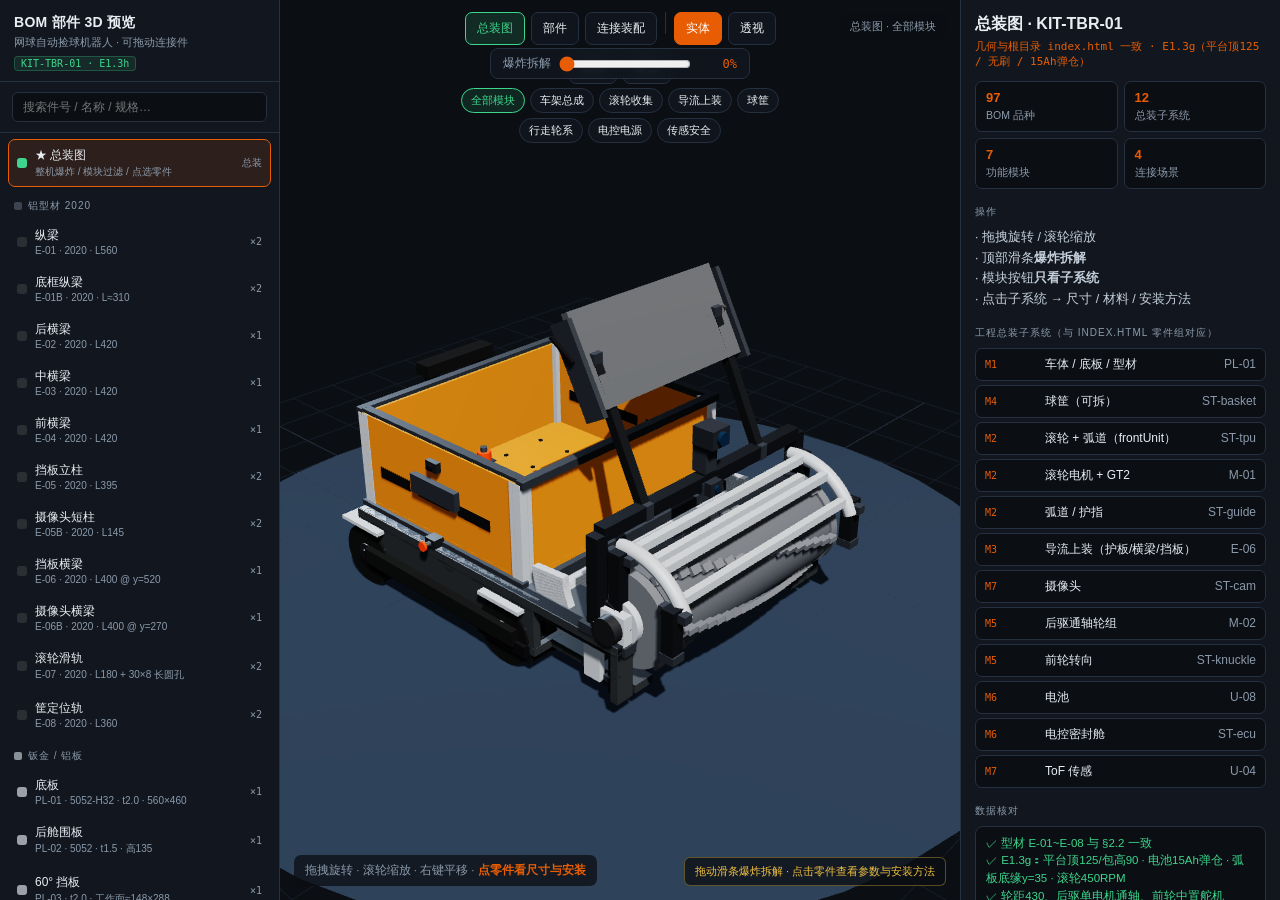
<file: bom-3d/index.html>
<!DOCTYPE html>
<html lang="zh-CN">
<head>
  <meta charset="UTF-8" />
  <meta name="viewport" content="width=device-width, initial-scale=1" />
  <title>KIT-TBR-01 · BOM 部件 3D 预览 · E1.3g</title>
  <link rel="stylesheet" href="style.css" />
</head>
<body>
  <div id="app">
    <aside id="sidebar">
      <div class="brand">
        <h1>BOM 部件 3D 预览</h1>
        <div class="sub">网球自动捡球机器人 · 可拖动连接件</div>
        <span class="ver">KIT-TBR-01 · E1.3h</span>
      </div>
      <div class="search">
        <input id="searchInput" type="search" placeholder="搜索件号 / 名称 / 规格…" />
      </div>
      <div id="partList"></div>
    </aside>

    <main id="viewport">
      <div class="toolbar">
        <button class="tbtn on-ok" id="btnFull">总装图</button>
        <button class="tbtn" id="btnPart">部件</button>
        <button class="tbtn" id="btnAsm">连接装配</button>
        <span class="tsep"></span>
        <button class="tbtn on" id="btnSolid">实体</button>
        <button class="tbtn" id="btnXray">透视</button>
        <button class="tbtn" id="btnWire">线框</button>
        <button class="tbtn" id="btnResetCam">复位</button>
      </div>
      <div class="expl-bar" id="explBar">
        <label>爆炸拆解 <input type="range" id="explodeSlider" min="0" max="100" value="0" /></label>
        <span id="explodePct">0%</span>
      </div>
      <div class="mod-bar" id="modBar"></div>
      <div id="canvasWrap"></div>
      <div class="loading" id="loading">加载中…</div>
      <div class="hud">
        拖拽旋转 · 滚轮缩放 · 右键平移 · <b>点零件看尺寸与安装</b><br />
        <b id="dragInfo"></b>
      </div>
      <div class="mode-chip" id="modeChip">总装图</div>
      <div class="drag-hint" id="dragHint">拖动滑条爆炸拆解 · 点击零件查看参数与安装方法</div>
    </main>

    <aside id="detail">
      <div class="detail-scroll" id="detailBody">
        <div class="empty">选择左侧 BOM 部件或连接方式…</div>
      </div>
    </aside>
  </div>

  <script src="vendor/three.min.js"></script>
  <script src="vendor/OrbitControls.js"></script>
  <script src="vendor/STLLoader.js"></script>
  <script src="engine-robot.js"></script>
  <script src="bom-data.js"></script>
  <script>
    window.addEventListener("error", function (e) {
      var el = document.getElementById("loading");
      if (el) {
        el.classList.remove("hide");
        el.innerHTML =
          "运行错误：" +
          (e.message || e.type) +
          (e.filename ? "<br/><small>" + e.filename + ":" + e.lineno + "</small>" : "");
      }
    });
  </script>
  <script src="app.js"></script>
</body>
</html>
</file>
<file: bom-3d/style.css>
:root {
  --bg: #0b0e13;
  --panel: #12171f;
  --panel2: #171d27;
  --ink: #e8eef4;
  --muted: #8b9aab;
  --accent: #e85d04;
  --accent2: #3dd68c;
  --line: #253040;
  --warn: #f0c040;
  --radius: 10px;
  --font: -apple-system, "PingFang SC", "Microsoft YaHei", "Segoe UI", sans-serif;
  --mono: "Cascadia Code", "SF Mono", Consolas, monospace;
}

* { box-sizing: border-box; margin: 0; padding: 0; }

html, body {
  height: 100%;
  overflow: hidden;
  background: var(--bg);
  color: var(--ink);
  font-family: var(--font);
  font-size: 13px;
}

#app {
  display: grid;
  grid-template-columns: 280px 1fr 320px;
  height: 100vh;
}

/* ── 左：目录 ── */
#sidebar {
  background: var(--panel);
  border-right: 1px solid var(--line);
  display: flex;
  flex-direction: column;
  min-height: 0;
}

.brand {
  padding: 14px 14px 10px;
  border-bottom: 1px solid var(--line);
}

.brand h1 {
  font-size: 14px;
  font-weight: 600;
  letter-spacing: 0.02em;
}

.brand .sub {
  font-size: 11px;
  color: var(--muted);
  margin-top: 3px;
}

.brand .ver {
  display: inline-block;
  margin-top: 6px;
  font-size: 10px;
  font-family: var(--mono);
  color: var(--accent2);
  background: rgba(61, 214, 140, 0.1);
  border: 1px solid rgba(61, 214, 140, 0.25);
  padding: 1px 6px;
  border-radius: 4px;
}

.search {
  padding: 10px 12px;
  border-bottom: 1px solid var(--line);
}

.search input {
  width: 100%;
  background: var(--bg);
  border: 1px solid var(--line);
  color: var(--ink);
  border-radius: 6px;
  padding: 7px 10px;
  font-size: 12px;
  outline: none;
}

.search input:focus { border-color: var(--accent); }

#partList {
  flex: 1;
  overflow-y: auto;
  padding: 6px 8px 20px;
}

.cat-head {
  font-size: 10px;
  letter-spacing: 0.1em;
  text-transform: uppercase;
  color: var(--muted);
  margin: 12px 6px 6px;
  display: flex;
  align-items: center;
  gap: 6px;
}

.cat-head .dot {
  width: 8px;
  height: 8px;
  border-radius: 2px;
}

.part-item {
  display: grid;
  grid-template-columns: 10px 1fr auto;
  gap: 8px;
  align-items: center;
  width: 100%;
  padding: 7px 8px;
  margin-bottom: 2px;
  border: 1px solid transparent;
  border-radius: 7px;
  background: transparent;
  color: var(--ink);
  cursor: pointer;
  text-align: left;
  font-size: 12px;
}

.part-item:hover { background: var(--panel2); }
.part-item.on {
  background: rgba(232, 93, 4, 0.12);
  border-color: var(--accent);
}

.part-item .sw {
  width: 10px;
  height: 10px;
  border-radius: 3px;
}

.part-item .nm {
  overflow: hidden;
  text-overflow: ellipsis;
  white-space: nowrap;
}

.part-item .nm small {
  display: block;
  color: var(--muted);
  font-size: 10px;
  margin-top: 1px;
}

.part-item .qty {
  font-family: var(--mono);
  font-size: 10px;
  color: var(--muted);
}

/* ── 中：3D ── */
#viewport {
  position: relative;
  min-width: 0;
  min-height: 0;
  background: radial-gradient(ellipse at 50% 40%, #152030 0%, var(--bg) 70%);
}

#canvasWrap {
  position: absolute;
  inset: 0;
  width: 100%;
  height: 100%;
  min-height: 240px;
}

#canvasWrap canvas {
  display: block;
  width: 100% !important;
  height: 100% !important;
  outline: none;
}

.toolbar {
  position: absolute;
  top: 12px;
  left: 50%;
  transform: translateX(-50%);
  display: flex;
  flex-wrap: wrap;
  gap: 6px;
  justify-content: center;
  z-index: 5;
  max-width: calc(100% - 24px);
}

.tbtn {
  padding: 7px 11px;
  border-radius: 7px;
  border: 1px solid var(--line);
  background: rgba(18, 23, 31, 0.88);
  color: var(--ink);
  font-size: 12px;
  cursor: pointer;
  backdrop-filter: blur(8px);
  white-space: nowrap;
}

.tbtn:hover { border-color: var(--accent); color: var(--accent); }
.tbtn.on {
  background: var(--accent);
  border-color: var(--accent);
  color: #fff;
}
.tbtn.on-ok {
  background: rgba(61, 214, 140, 0.15);
  border-color: var(--accent2);
  color: var(--accent2);
}

.hud {
  position: absolute;
  left: 14px;
  bottom: 14px;
  font-size: 11.5px;
  color: var(--muted);
  background: rgba(11, 14, 19, 0.75);
  padding: 7px 11px;
  border-radius: 7px;
  pointer-events: none;
  max-width: 50%;
  line-height: 1.5;
}

.hud b { color: var(--accent); }

.mode-chip {
  position: absolute;
  right: 14px;
  top: 14px;
  font-size: 11px;
  color: var(--muted);
  background: rgba(11, 14, 19, 0.75);
  padding: 5px 10px;
  border-radius: 6px;
  pointer-events: none;
}

.drag-hint {
  position: absolute;
  bottom: 14px;
  right: 14px;
  font-size: 11px;
  color: var(--warn);
  background: rgba(11, 14, 19, 0.75);
  border: 1px solid rgba(240, 192, 64, 0.35);
  padding: 6px 10px;
  border-radius: 6px;
  pointer-events: none;
  opacity: 0;
  transition: opacity 0.25s;
}

.drag-hint.show { opacity: 1; }

.tsep {
  width: 1px;
  height: 22px;
  background: var(--line);
  margin: 0 2px;
}

.expl-bar {
  position: absolute;
  top: 48px;
  left: 50%;
  transform: translateX(-50%);
  display: flex;
  align-items: center;
  gap: 10px;
  z-index: 5;
  background: rgba(18, 23, 31, 0.88);
  border: 1px solid var(--line);
  border-radius: 8px;
  padding: 6px 12px;
  font-size: 12px;
  color: var(--muted);
  backdrop-filter: blur(8px);
  min-width: 260px;
}

.expl-bar label {
  display: flex;
  align-items: center;
  gap: 8px;
  flex: 1;
}

.expl-bar input[type="range"] {
  flex: 1;
  accent-color: var(--accent);
}

.expl-bar span {
  font-family: var(--mono);
  color: var(--accent);
  min-width: 36px;
  text-align: right;
}

.expl-bar.hide { display: none; }

.mod-bar {
  position: absolute;
  top: 88px;
  left: 50%;
  transform: translateX(-50%);
  display: flex;
  flex-wrap: wrap;
  gap: 5px;
  justify-content: center;
  z-index: 5;
  max-width: calc(100% - 24px);
}

.mod-bar.hide { display: none; }

.mbtn {
  padding: 4px 9px;
  border-radius: 999px;
  border: 1px solid var(--line);
  background: rgba(18, 23, 31, 0.88);
  color: var(--ink);
  font-size: 11px;
  cursor: pointer;
}

.mbtn:hover { border-color: var(--accent); }
.mbtn.on {
  border-color: var(--accent2);
  color: var(--accent2);
  background: rgba(61, 214, 140, 0.12);
}

.audit {
  background: var(--bg);
  border: 1px solid var(--line);
  border-radius: 8px;
  padding: 8px 10px;
  font-size: 11.5px;
  line-height: 1.55;
}

.audit .ok { color: var(--accent2); }
.audit .fix { color: var(--accent); }
.audit .warn { color: var(--warn); }

.install-box {
  background: rgba(232, 93, 4, 0.08);
  border: 1px solid rgba(232, 93, 4, 0.3);
  border-radius: 8px;
  padding: 10px 12px;
  font-size: 12.5px;
  line-height: 1.65;
  color: #e8d0c0;
}

.param-table {
  width: 100%;
  border-collapse: collapse;
  font-size: 12px;
  margin-top: 8px;
}

.param-table td {
  padding: 5px 6px;
  border-bottom: 1px solid var(--line);
  vertical-align: top;
}

.param-table td:first-child {
  color: var(--muted);
  width: 72px;
  white-space: nowrap;
}

/* ── 右：详情 ── */
#detail {
  background: var(--panel);
  border-left: 1px solid var(--line);
  display: flex;
  flex-direction: column;
  min-height: 0;
}

.detail-scroll {
  flex: 1;
  overflow-y: auto;
  padding: 14px;
}

.detail-scroll h2 {
  font-size: 16px;
  font-weight: 600;
  margin-bottom: 4px;
}

.pid {
  font-family: var(--mono);
  font-size: 11px;
  color: var(--accent);
  margin-bottom: 8px;
}

.meta-grid {
  display: grid;
  grid-template-columns: 1fr 1fr;
  gap: 6px;
  margin: 12px 0;
}

.meta-grid div {
  background: var(--bg);
  border: 1px solid var(--line);
  border-radius: 7px;
  padding: 8px 10px;
}

.meta-grid b {
  display: block;
  font-size: 13px;
  color: var(--accent);
  margin-bottom: 2px;
}

.meta-grid span {
  font-size: 10.5px;
  color: var(--muted);
}

.sec {
  margin-top: 16px;
}

.sec-title {
  font-size: 10px;
  letter-spacing: 0.1em;
  text-transform: uppercase;
  color: var(--muted);
  margin-bottom: 8px;
}

.desc {
  font-size: 12.5px;
  line-height: 1.65;
  color: #c5d0dc;
}

.conn-list {
  display: flex;
  flex-direction: column;
  gap: 4px;
}

.conn-item {
  display: flex;
  align-items: center;
  gap: 8px;
  width: 100%;
  padding: 7px 9px;
  border-radius: 7px;
  border: 1px solid var(--line);
  background: var(--bg);
  color: var(--ink);
  cursor: pointer;
  text-align: left;
  font-size: 12px;
}

.conn-item:hover {
  border-color: var(--accent);
  background: rgba(232, 93, 4, 0.08);
}

.conn-item .id {
  font-family: var(--mono);
  font-size: 10px;
  color: var(--accent);
  min-width: 52px;
}

.conn-item .arrow {
  margin-left: auto;
  color: var(--muted);
}

.asm-item {
  display: flex;
  flex-direction: column;
  gap: 4px;
  width: 100%;
  padding: 9px 10px;
  border-radius: 8px;
  border: 1px solid var(--line);
  background: var(--bg);
  color: var(--ink);
  cursor: pointer;
  text-align: left;
  font-size: 12px;
}

.asm-item:hover {
  border-color: var(--accent2);
  background: rgba(61, 214, 140, 0.08);
}

.asm-item.on {
  border-color: var(--accent2);
  background: rgba(61, 214, 140, 0.12);
}

.asm-item .nm { font-weight: 600; }
.asm-item .mt {
  font-size: 11px;
  color: var(--muted);
  line-height: 1.45;
}

.steps {
  background: var(--bg);
  border: 1px solid var(--line);
  border-radius: 8px;
  padding: 10px 12px;
  font-size: 12px;
  line-height: 1.7;
  color: #c5d0dc;
}

.steps li {
  margin-left: 16px;
  margin-bottom: 4px;
}

.slider-row {
  display: flex;
  flex-direction: column;
  gap: 6px;
  margin-top: 10px;
}

.slider-row label {
  display: flex;
  justify-content: space-between;
  font-size: 11px;
  color: var(--muted);
}

.slider-row label span { color: var(--accent); font-family: var(--mono); }

.slider-row input[type="range"] {
  width: 100%;
  accent-color: var(--accent);
}

.empty {
  color: var(--muted);
  font-size: 12.5px;
  line-height: 1.7;
  padding: 20px 8px;
}

.empty b { color: var(--ink); }

.scroll-::-webkit-scrollbar { width: 8px; }
.scroll-::-webkit-scrollbar-thumb {
  background: var(--line);
  border-radius: 4px;
}

#sidebar::-webkit-scrollbar,
#detail .detail-scroll::-webkit-scrollbar { width: 8px; }
#sidebar::-webkit-scrollbar-thumb,
#detail .detail-scroll::-webkit-scrollbar-thumb {
  background: var(--line);
  border-radius: 4px;
}

/* loading */
.loading {
  position: absolute;
  inset: 0;
  display: flex;
  align-items: center;
  justify-content: center;
  color: var(--muted);
  font-size: 13px;
  pointer-events: none;
  z-index: 4;
}

.loading.hide { display: none; }

@media (max-width: 1100px) {
  #app {
    grid-template-columns: 240px 1fr;
    grid-template-rows: 1fr 280px;
  }
  #detail {
    grid-column: 1 / -1;
    border-left: none;
    border-top: 1px solid var(--line);
  }
}

@media (max-width: 720px) {
  #app {
    grid-template-columns: 1fr;
    grid-template-rows: 180px 1fr 240px;
  }
  #sidebar { border-right: none; border-bottom: 1px solid var(--line); }
}
</file>
